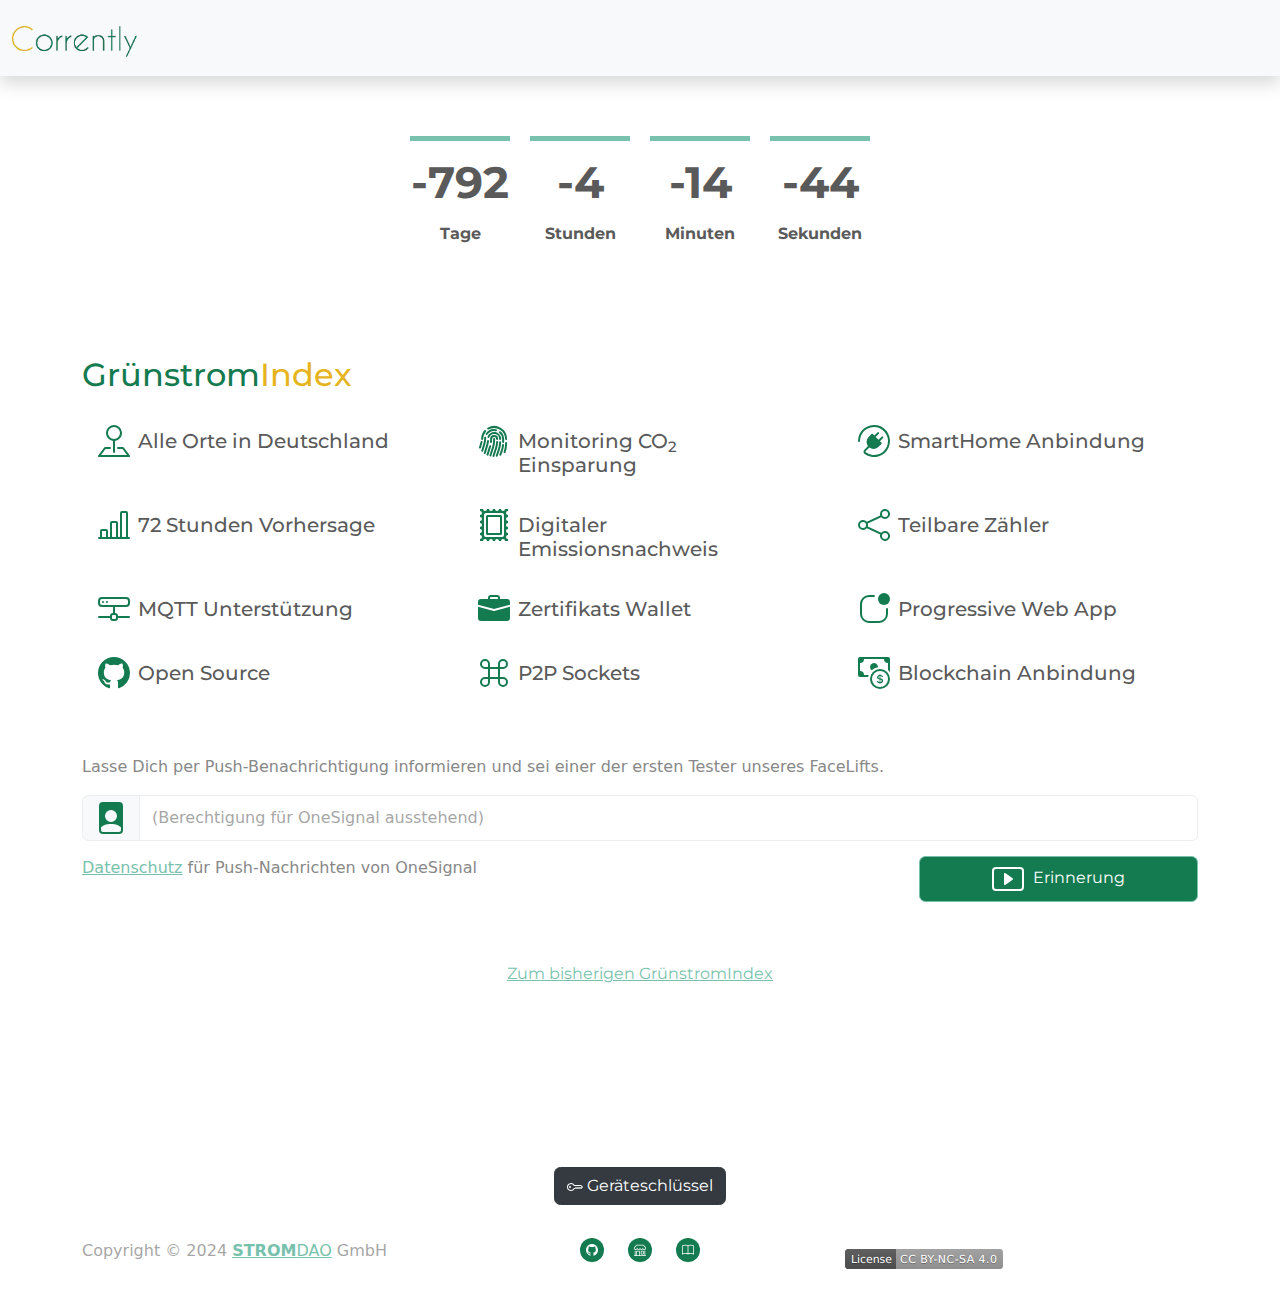
<file: old_idx.html>
<!DOCTYPE html><html data-bs-theme="light" lang="de"><head><meta charset="utf-8"><meta name="viewport" content="width=device-width, initial-scale=1.0, shrink-to-fit=no"><title>GrünstromIndex für Deutschland</title><meta name="theme-color" content="#4d9604"><meta name="twitter:description" content="Durch die Nutzung des GrünstromIndex können Sie Ihren Stromverbrauch gezielt auf Zeiten mit hohem Ökostromanteil legen. So tragen Sie aktiv zur Reduzierung von CO2-Emissionen bei und unterstützen den Ausbau der erneuerbaren Energien."><meta name="twitter:card" content="summary"><meta property="og:type" content="website"><meta name="twitter:image" content="https://gruenstromindex.de/assets/img/corrently_transparent.png"><meta name="twitter:title" content="Corrently GrünstromIndex für Deutschland"><meta name="description" content="Der GrünstromIndex ist ein innovatives Tool, mit dem Sie sehen können, wann in Ihrer Region besonders viel Strom aus erneuerbaren Energiequellen erzeugt wird. So können Sie Ihren Stromverbrauch ganz einfach auf diese Zeiten verlegen und damit aktiv zur Energiewende beitragen."><meta property="og:image" content="https://gruenstromindex.de/assets/img/corrently_transparent.png"><link rel="icon" type="image/png" sizes="16x16" href="/assets/img/favicon-16x16.png"><link rel="icon" type="image/png" sizes="16x16" href="/assets/img/favicon-16x16.png" media="(prefers-color-scheme: dark)"><link rel="icon" type="image/png" sizes="32x32" href="/assets/img/favicon-32x32.png"><link rel="icon" type="image/png" sizes="32x32" href="/assets/img/favicon-32x32.png" media="(prefers-color-scheme: dark)"><link rel="icon" type="image/png" sizes="196x196" href="/assets/img/favicon-196x196.png"><link rel="icon" type="image/png" sizes="512x512" href="/assets/img/corrently_transparent-1.png"><link rel="stylesheet" href="/assets/bootstrap/css/bootstrap.min.css"><link rel="manifest" href="/manifest.json" crossorigin="use-credentials"><link rel="stylesheet" href="/assets/css/Montserrat.css"><link rel="stylesheet" href="/assets/css/leaflet.css"><link rel="stylesheet" href="/assets/css/Countdown.css"><link rel="stylesheet" href="/assets/css/Footer-Clean-icons.css"><link rel="stylesheet" href="/assets/css/styles.css"><script src="https://cdn.onesignal.com/sdks/web/v16/OneSignalSDK.page.js" defer></script>
<script>
  window.OneSignalDeferred = window.OneSignalDeferred || [];
  OneSignalDeferred.push(function(OneSignal) {
    OneSignal.init({
      appId: "f5a9d587-85c9-491e-96ea-c21a4e3985e7",
      safari_web_id: "web.onesignal.auto.0353ec9c-a08c-4477-8a0d-c11d5b7e8e59",
      notifyButton: {
        enable: true,
      },
    });
  });
</script>
</head><body><nav class="navbar navbar-expand-md sticky-top bg-body-tertiary shadow"><div class="container-fluid"><a class="navbar-brand" data-bs-toggle="tooltip" data-bss-tooltip="" data-bs-placement="bottom" href="https://gruenstromindex.de/" target="_blank" rel="author" title="Corrently GrünstromIndex"><img class="float-start" src="/assets/img/CorrentlyGruenstromIndex.webp"></a><button class="navbar-toggler" data-bs-toggle="collapse"></button></div></nav><div class="d-flex justify-content-center countdown" data-count="2022/12/31" style="margin-top:50px;"><div><h3>%d</h3><h4>Tage</h4></div><div><h3>%h</h3><h4>Stunden</h4></div><div><h3>%m</h3><h4>Minuten</h4></div><div><h3>%s</h3><h4>Sekunden</h4></div></div><div class="container" style="margin-top: 80px;"><form id="pushScheduler"><h2><span style="color: #147a50;">Grünstrom</span><span style="color: #e6b41e;">Index</span></h2><div class="row row-cols-1 row-cols-md-2 row-cols-xl-3" style="margin-top: 15px;margin-bottom: 50px;"><div class="col"><div class="d-flex p-3"><div class="bs-icon-sm bs-icon-rounded d-flex flex-shrink-0 justify-content-center align-items-center d-inline-block bs-icon sm"><svg xmlns="http://www.w3.org/2000/svg" width="1em" height="1em" fill="currentColor" viewBox="0 0 16 16" class="bi bi-pin-map fs-2" style="color: #147a50;">
  <path fill-rule="evenodd" d="M3.1 11.2a.5.5 0 0 1 .4-.2H6a.5.5 0 0 1 0 1H3.75L1.5 15h13l-2.25-3H10a.5.5 0 0 1 0-1h2.5a.5.5 0 0 1 .4.2l3 4a.5.5 0 0 1-.4.8H.5a.5.5 0 0 1-.4-.8z"></path>
  <path fill-rule="evenodd" d="M8 1a3 3 0 1 0 0 6 3 3 0 0 0 0-6M4 4a4 4 0 1 1 4.5 3.969V13.5a.5.5 0 0 1-1 0V7.97A4 4 0 0 1 4 3.999z"></path>
</svg></div><div class="px-2"><h5 class="mb-0 mt-1">Alle Orte in Deutschland</h5></div></div></div><div class="col"><div class="d-flex p-3"><div class="bs-icon-sm bs-icon-rounded d-flex flex-shrink-0 justify-content-center align-items-center d-inline-block bs-icon sm"><svg xmlns="http://www.w3.org/2000/svg" width="1em" height="1em" fill="currentColor" viewBox="0 0 16 16" class="bi bi-fingerprint fs-2" style="color: #147a50;">
  <path d="M8.06 6.5a.5.5 0 0 1 .5.5v.776a11.5 11.5 0 0 1-.552 3.519l-1.331 4.14a.5.5 0 0 1-.952-.305l1.33-4.141a10.5 10.5 0 0 0 .504-3.213V7a.5.5 0 0 1 .5-.5Z"></path>
  <path d="M6.06 7a2 2 0 1 1 4 0 .5.5 0 1 1-1 0 1 1 0 1 0-2 0v.332c0 .409-.022.816-.066 1.221A.5.5 0 0 1 6 8.447c.04-.37.06-.742.06-1.115zm3.509 1a.5.5 0 0 1 .487.513 11.5 11.5 0 0 1-.587 3.339l-1.266 3.8a.5.5 0 0 1-.949-.317l1.267-3.8a10.5 10.5 0 0 0 .535-3.048A.5.5 0 0 1 9.569 8Zm-3.356 2.115a.5.5 0 0 1 .33.626L5.24 14.939a.5.5 0 1 1-.955-.296l1.303-4.199a.5.5 0 0 1 .625-.329Z"></path>
  <path d="M4.759 5.833A3.501 3.501 0 0 1 11.559 7a.5.5 0 0 1-1 0 2.5 2.5 0 0 0-4.857-.833.5.5 0 1 1-.943-.334Zm.3 1.67a.5.5 0 0 1 .449.546 10.72 10.72 0 0 1-.4 2.031l-1.222 4.072a.5.5 0 1 1-.958-.287L4.15 9.793a9.72 9.72 0 0 0 .363-1.842.5.5 0 0 1 .546-.449Zm6 .647a.5.5 0 0 1 .5.5c0 1.28-.213 2.552-.632 3.762l-1.09 3.145a.5.5 0 0 1-.944-.327l1.089-3.145c.382-1.105.578-2.266.578-3.435a.5.5 0 0 1 .5-.5Z"></path>
  <path d="M3.902 4.222a4.996 4.996 0 0 1 5.202-2.113.5.5 0 0 1-.208.979 3.996 3.996 0 0 0-4.163 1.69.5.5 0 0 1-.831-.556Zm6.72-.955a.5.5 0 0 1 .705-.052A4.99 4.99 0 0 1 13.059 7v1.5a.5.5 0 1 1-1 0V7a3.99 3.99 0 0 0-1.386-3.028.5.5 0 0 1-.051-.705ZM3.68 5.842a.5.5 0 0 1 .422.568c-.029.192-.044.39-.044.59 0 .71-.1 1.417-.298 2.1l-1.14 3.923a.5.5 0 1 1-.96-.279L2.8 8.821A6.531 6.531 0 0 0 3.058 7c0-.25.019-.496.054-.736a.5.5 0 0 1 .568-.422Zm8.882 3.66a.5.5 0 0 1 .456.54c-.084 1-.298 1.986-.64 2.934l-.744 2.068a.5.5 0 0 1-.941-.338l.745-2.07a10.51 10.51 0 0 0 .584-2.678.5.5 0 0 1 .54-.456Z"></path>
  <path d="M4.81 1.37A6.5 6.5 0 0 1 14.56 7a.5.5 0 1 1-1 0 5.5 5.5 0 0 0-8.25-4.765.5.5 0 0 1-.5-.865Zm-.89 1.257a.5.5 0 0 1 .04.706A5.478 5.478 0 0 0 2.56 7a.5.5 0 0 1-1 0c0-1.664.626-3.184 1.655-4.333a.5.5 0 0 1 .706-.04ZM1.915 8.02a.5.5 0 0 1 .346.616l-.779 2.767a.5.5 0 1 1-.962-.27l.778-2.767a.5.5 0 0 1 .617-.346Zm12.15.481a.5.5 0 0 1 .49.51c-.03 1.499-.161 3.025-.727 4.533l-.07.187a.5.5 0 0 1-.936-.351l.07-.187c.506-1.35.634-2.74.663-4.202a.5.5 0 0 1 .51-.49"></path>
</svg></div><div class="px-2"><h5 class="mb-0 mt-1">Monitoring CO<sub>2</sub> Einsparung</h5></div></div></div><div class="col"><div class="d-flex p-3"><div class="bs-icon-sm bs-icon-rounded d-flex flex-shrink-0 justify-content-center align-items-center d-inline-block bs-icon sm"><svg xmlns="http://www.w3.org/2000/svg" width="1em" height="1em" fill="currentColor" viewBox="0 0 16 16" class="bi bi-plugin fs-2" style="color: #147a50;">
  <path fill-rule="evenodd" d="M1 8a7 7 0 1 1 2.898 5.673c-.167-.121-.216-.406-.002-.62l1.8-1.8a3.5 3.5 0 0 0 4.572-.328l1.414-1.415a.5.5 0 0 0 0-.707l-.707-.707 1.559-1.563a.5.5 0 1 0-.708-.706l-1.559 1.562-1.414-1.414 1.56-1.562a.5.5 0 1 0-.707-.706l-1.56 1.56-.707-.706a.5.5 0 0 0-.707 0L5.318 5.975a3.5 3.5 0 0 0-.328 4.571l-1.8 1.8c-.58.58-.62 1.6.121 2.137A8 8 0 1 0 0 8a.5.5 0 0 0 1 0"></path>
</svg></div><div class="px-2"><h5 class="mb-0 mt-1">SmartHome Anbindung</h5></div></div></div><div class="col"><div class="d-flex p-3"><div class="bs-icon-sm bs-icon-rounded d-flex flex-shrink-0 justify-content-center align-items-center d-inline-block bs-icon sm"><svg xmlns="http://www.w3.org/2000/svg" width="1em" height="1em" fill="currentColor" viewBox="0 0 16 16" class="bi bi-bar-chart-line fs-2" style="color: #147a50;">
  <path d="M11 2a1 1 0 0 1 1-1h2a1 1 0 0 1 1 1v12h.5a.5.5 0 0 1 0 1H.5a.5.5 0 0 1 0-1H1v-3a1 1 0 0 1 1-1h2a1 1 0 0 1 1 1v3h1V7a1 1 0 0 1 1-1h2a1 1 0 0 1 1 1v7h1zm1 12h2V2h-2zm-3 0V7H7v7zm-5 0v-3H2v3z"></path>
</svg></div><div class="px-2"><h5 class="mb-0 mt-1">72 Stunden Vorhersage</h5></div></div></div><div class="col"><div class="d-flex p-3"><div class="bs-icon-sm bs-icon-rounded d-flex flex-shrink-0 justify-content-center align-items-center d-inline-block bs-icon sm"><svg xmlns="http://www.w3.org/2000/svg" width="1em" height="1em" fill="currentColor" viewBox="0 0 16 16" class="bi bi-postage fs-2" style="color: #147a50;">
  <path d="M4.75 3a.75.75 0 0 0-.75.75v8.5c0 .414.336.75.75.75h6.5a.75.75 0 0 0 .75-.75v-8.5a.75.75 0 0 0-.75-.75zM11 12H5V4h6z"></path>
  <path d="M3.5 1a1 1 0 0 0 1-1h1a1 1 0 0 0 2 0h1a1 1 0 0 0 2 0h1a1 1 0 1 0 2 0H15v1a1 1 0 1 0 0 2v1a1 1 0 1 0 0 2v1a1 1 0 1 0 0 2v1a1 1 0 1 0 0 2v1a1 1 0 1 0 0 2v1h-1.5a1 1 0 1 0-2 0h-1a1 1 0 1 0-2 0h-1a1 1 0 1 0-2 0h-1a1 1 0 1 0-2 0H1v-1a1 1 0 1 0 0-2v-1a1 1 0 1 0 0-2V9a1 1 0 1 0 0-2V6a1 1 0 0 0 0-2V3a1 1 0 0 0 0-2V0h1.5a1 1 0 0 0 1 1M3 3v10a1 1 0 0 0 1 1h8a1 1 0 0 0 1-1V3a1 1 0 0 0-1-1H4a1 1 0 0 0-1 1"></path>
</svg></div><div class="px-2"><h5 class="mb-0 mt-1">Digitaler Emissionsnachweis</h5></div></div></div><div class="col"><div class="d-flex p-3"><div class="bs-icon-sm bs-icon-rounded d-flex flex-shrink-0 justify-content-center align-items-center d-inline-block bs-icon sm"><svg xmlns="http://www.w3.org/2000/svg" width="1em" height="1em" fill="currentColor" viewBox="0 0 16 16" class="bi bi-share fs-2" style="color: #147a50;">
  <path d="M13.5 1a1.5 1.5 0 1 0 0 3 1.5 1.5 0 0 0 0-3M11 2.5a2.5 2.5 0 1 1 .603 1.628l-6.718 3.12a2.499 2.499 0 0 1 0 1.504l6.718 3.12a2.5 2.5 0 1 1-.488.876l-6.718-3.12a2.5 2.5 0 1 1 0-3.256l6.718-3.12A2.5 2.5 0 0 1 11 2.5m-8.5 4a1.5 1.5 0 1 0 0 3 1.5 1.5 0 0 0 0-3m11 5.5a1.5 1.5 0 1 0 0 3 1.5 1.5 0 0 0 0-3"></path>
</svg></div><div class="px-2"><h5 class="mb-0 mt-1">Teilbare Zähler&nbsp;</h5></div></div></div><div class="col"><div class="d-flex p-3"><div class="bs-icon-sm bs-icon-rounded d-flex flex-shrink-0 justify-content-center align-items-center d-inline-block bs-icon sm"><svg xmlns="http://www.w3.org/2000/svg" width="1em" height="1em" fill="currentColor" viewBox="0 0 16 16" class="bi bi-hdd-network fs-2" style="color: #147a50;">
  <path d="M4.5 5a.5.5 0 1 0 0-1 .5.5 0 0 0 0 1M3 4.5a.5.5 0 1 1-1 0 .5.5 0 0 1 1 0"></path>
  <path d="M0 4a2 2 0 0 1 2-2h12a2 2 0 0 1 2 2v1a2 2 0 0 1-2 2H8.5v3a1.5 1.5 0 0 1 1.5 1.5h5.5a.5.5 0 0 1 0 1H10A1.5 1.5 0 0 1 8.5 14h-1A1.5 1.5 0 0 1 6 12.5H.5a.5.5 0 0 1 0-1H6A1.5 1.5 0 0 1 7.5 10V7H2a2 2 0 0 1-2-2zm1 0v1a1 1 0 0 0 1 1h12a1 1 0 0 0 1-1V4a1 1 0 0 0-1-1H2a1 1 0 0 0-1 1m6 7.5v1a.5.5 0 0 0 .5.5h1a.5.5 0 0 0 .5-.5v-1a.5.5 0 0 0-.5-.5h-1a.5.5 0 0 0-.5.5"></path>
</svg></div><div class="px-2"><h5 class="mb-0 mt-1">MQTT Unterstützung</h5></div></div></div><div class="col"><div class="d-flex p-3"><div class="bs-icon-sm bs-icon-rounded d-flex flex-shrink-0 justify-content-center align-items-center d-inline-block bs-icon sm"><svg xmlns="http://www.w3.org/2000/svg" width="1em" height="1em" fill="currentColor" viewBox="0 0 16 16" class="bi bi-briefcase-fill fs-2" style="color: #147a50;">
  <path d="M6.5 1A1.5 1.5 0 0 0 5 2.5V3H1.5A1.5 1.5 0 0 0 0 4.5v1.384l7.614 2.03a1.5 1.5 0 0 0 .772 0L16 5.884V4.5A1.5 1.5 0 0 0 14.5 3H11v-.5A1.5 1.5 0 0 0 9.5 1zm0 1h3a.5.5 0 0 1 .5.5V3H6v-.5a.5.5 0 0 1 .5-.5"></path>
  <path d="M0 12.5A1.5 1.5 0 0 0 1.5 14h13a1.5 1.5 0 0 0 1.5-1.5V6.85L8.129 8.947a.5.5 0 0 1-.258 0L0 6.85z"></path>
</svg></div><div class="px-2"><h5 class="mb-0 mt-1">Zertifikats Wallet</h5></div></div></div><div class="col"><div class="d-flex p-3"><div class="bs-icon-sm bs-icon-rounded d-flex flex-shrink-0 justify-content-center align-items-center d-inline-block bs-icon sm"><svg xmlns="http://www.w3.org/2000/svg" width="1em" height="1em" fill="currentColor" viewBox="0 0 16 16" class="bi bi-app-indicator fs-2" style="color: #147a50;">
  <path d="M5.5 2A3.5 3.5 0 0 0 2 5.5v5A3.5 3.5 0 0 0 5.5 14h5a3.5 3.5 0 0 0 3.5-3.5V8a.5.5 0 0 1 1 0v2.5a4.5 4.5 0 0 1-4.5 4.5h-5A4.5 4.5 0 0 1 1 10.5v-5A4.5 4.5 0 0 1 5.5 1H8a.5.5 0 0 1 0 1z"></path>
  <path d="M16 3a3 3 0 1 1-6 0 3 3 0 0 1 6 0"></path>
</svg></div><div class="px-2"><h5 class="mb-0 mt-1">Progressive Web App</h5></div></div></div><div class="col"><div class="d-flex p-3"><div class="bs-icon-sm bs-icon-rounded d-flex flex-shrink-0 justify-content-center align-items-center d-inline-block bs-icon sm"><svg xmlns="http://www.w3.org/2000/svg" width="1em" height="1em" fill="currentColor" viewBox="0 0 16 16" class="bi bi-github fs-2" style="color: #147a50;">
  <path d="M8 0C3.58 0 0 3.58 0 8c0 3.54 2.29 6.53 5.47 7.59.4.07.55-.17.55-.38 0-.19-.01-.82-.01-1.49-2.01.37-2.53-.49-2.69-.94-.09-.23-.48-.94-.82-1.13-.28-.15-.68-.52-.01-.53.63-.01 1.08.58 1.23.82.72 1.21 1.87.87 2.33.66.07-.52.28-.87.51-1.07-1.78-.2-3.64-.89-3.64-3.95 0-.87.31-1.59.82-2.15-.08-.2-.36-1.02.08-2.12 0 0 .67-.21 2.2.82.64-.18 1.32-.27 2-.27.68 0 1.36.09 2 .27 1.53-1.04 2.2-.82 2.2-.82.44 1.1.16 1.92.08 2.12.51.56.82 1.27.82 2.15 0 3.07-1.87 3.75-3.65 3.95.29.25.54.73.54 1.48 0 1.07-.01 1.93-.01 2.2 0 .21.15.46.55.38A8.012 8.012 0 0 0 16 8c0-4.42-3.58-8-8-8"></path>
</svg></div><div class="px-2"><h5 class="mb-0 mt-1">Open Source</h5></div></div></div><div class="col"><div class="d-flex p-3"><div class="bs-icon-sm bs-icon-rounded d-flex flex-shrink-0 justify-content-center align-items-center d-inline-block bs-icon sm"><svg xmlns="http://www.w3.org/2000/svg" width="1em" height="1em" fill="currentColor" viewBox="0 0 16 16" class="bi bi-command fs-2" style="color: #147a50;">
  <path d="M3.5 2A1.5 1.5 0 0 1 5 3.5V5H3.5a1.5 1.5 0 1 1 0-3M6 5V3.5A2.5 2.5 0 1 0 3.5 6H5v4H3.5A2.5 2.5 0 1 0 6 12.5V11h4v1.5a2.5 2.5 0 1 0 2.5-2.5H11V6h1.5A2.5 2.5 0 1 0 10 3.5V5zm4 1v4H6V6zm1-1V3.5A1.5 1.5 0 1 1 12.5 5zm0 6h1.5a1.5 1.5 0 1 1-1.5 1.5zm-6 0v1.5A1.5 1.5 0 1 1 3.5 11z"></path>
</svg></div><div class="px-2"><h5 class="mb-0 mt-1">P2P Sockets</h5></div></div></div><div class="col"><div class="d-flex p-3"><div class="bs-icon-sm bs-icon-rounded d-flex flex-shrink-0 justify-content-center align-items-center d-inline-block bs-icon sm"><svg xmlns="http://www.w3.org/2000/svg" width="1em" height="1em" fill="currentColor" viewBox="0 0 16 16" class="bi bi-cash-coin fs-2" style="color: #147a50;">
  <path fill-rule="evenodd" d="M11 15a4 4 0 1 0 0-8 4 4 0 0 0 0 8m5-4a5 5 0 1 1-10 0 5 5 0 0 1 10 0"></path>
  <path d="M9.438 11.944c.047.596.518 1.06 1.363 1.116v.44h.375v-.443c.875-.061 1.386-.529 1.386-1.207 0-.618-.39-.936-1.09-1.1l-.296-.07v-1.2c.376.043.614.248.671.532h.658c-.047-.575-.54-1.024-1.329-1.073V8.5h-.375v.45c-.747.073-1.255.522-1.255 1.158 0 .562.378.92 1.007 1.066l.248.061v1.272c-.384-.058-.639-.27-.696-.563h-.668zm1.36-1.354c-.369-.085-.569-.26-.569-.522 0-.294.216-.514.572-.578v1.1h-.003zm.432.746c.449.104.655.272.655.569 0 .339-.257.571-.709.614v-1.195l.054.012z"></path>
  <path d="M1 0a1 1 0 0 0-1 1v8a1 1 0 0 0 1 1h4.083c.058-.344.145-.678.258-1H3a2 2 0 0 0-2-2V3a2 2 0 0 0 2-2h10a2 2 0 0 0 2 2v3.528c.38.34.717.728 1 1.154V1a1 1 0 0 0-1-1z"></path>
  <path d="M9.998 5.083 10 5a2 2 0 1 0-3.132 1.65 5.982 5.982 0 0 1 3.13-1.567z"></path>
</svg></div><div class="px-2"><h5 class="mb-0 mt-1">Blockchain Anbindung</h5></div></div></div></div><p>Lasse Dich per Push-Benachrichtigung informieren und sei einer der ersten Tester unseres FaceLifts.&nbsp;</p><div class="input-group" data-bs-toggle="tooltip" data-bss-tooltip="" title="OneSignal Kennung"><span class="input-group-text"><svg xmlns="http://www.w3.org/2000/svg" width="1em" height="1em" fill="currentColor" viewBox="0 0 16 16" class="bi bi-file-person-fill fs-2" style="color: #147a50;">
  <path d="M12 0H4a2 2 0 0 0-2 2v12a2 2 0 0 0 2 2h8a2 2 0 0 0 2-2V2a2 2 0 0 0-2-2m-1 7a3 3 0 1 1-6 0 3 3 0 0 1 6 0m-3 4c2.623 0 4.146.826 5 1.755V14a1 1 0 0 1-1 1H4a1 1 0 0 1-1-1v-1.245C3.854 11.825 5.377 11 8 11"></path>
</svg></span><input class="form-control" type="text" id="oneSignalId" readonly="" placeholder="(Berechtigung für OneSignal ausstehend)" required="" minlength="10"></div><div style="margin-top: 15px;"><button class="btn btn-primary float-end col-3" id="showErinnerung" type="submit" style="background: #147a50;"><svg xmlns="http://www.w3.org/2000/svg" width="1em" height="1em" fill="currentColor" viewBox="0 0 16 16" class="bi bi-play-btn fs-2" style="margin-right: 5px;">
  <path d="M6.79 5.093A.5.5 0 0 0 6 5.5v5a.5.5 0 0 0 .79.407l3.5-2.5a.5.5 0 0 0 0-.814l-3.5-2.5z"></path>
  <path d="M0 4a2 2 0 0 1 2-2h12a2 2 0 0 1 2 2v8a2 2 0 0 1-2 2H2a2 2 0 0 1-2-2zm15 0a1 1 0 0 0-1-1H2a1 1 0 0 0-1 1v8a1 1 0 0 0 1 1h12a1 1 0 0 0 1-1z"></path>
</svg>&nbsp;Erinnerung</button></div></form><p><a href="https://onesignal.com/privacy_policy" target="_blank">Datenschutz</a>&nbsp;für Push-Nachrichten von OneSignal</p></div><div class="text-center" style="margin-top: 75px;"><a class="btn btn-link" role="button" href="/index_org.html">Zum bisherigen GrünstromIndex</a></div><footer class="text-center py-4" style="margin-top: 150px;"><div class="container"><div class="row row-cols-1 row-cols-lg-3"><div class="col d-lg-flex align-items-lg-end"><p class="text-muted my-2" data-bs-toggle="tooltip" data-bss-tooltip="" data-bs-placement="bottom" title="Digital Infrastructure for Tomorrow">Copyright&nbsp;© 2024 <a href="https://stromdao.de/" target="_blank"><strong>STROM</strong></a><a href="https://stromdao.de/" target="_blank">DAO</a> GmbH</p></div><div class="col"><button class="btn btn-dark" id="showKey" type="button" style="margin-bottom: 25px;display:none"><svg xmlns="http://www.w3.org/2000/svg" width="1em" height="1em" fill="currentColor" viewBox="0 0 16 16" class="bi bi-key">
  <path d="M0 8a4 4 0 0 1 7.465-2H14a.5.5 0 0 1 .354.146l1.5 1.5a.5.5 0 0 1 0 .708l-1.5 1.5a.5.5 0 0 1-.708 0L13 9.207l-.646.647a.5.5 0 0 1-.708 0L11 9.207l-.646.647a.5.5 0 0 1-.708 0L9 9.207l-.646.647A.5.5 0 0 1 8 10h-.535A4 4 0 0 1 0 8m4-3a3 3 0 1 0 2.712 4.285A.5.5 0 0 1 7.163 9h.63l.853-.854a.5.5 0 0 1 .708 0l.646.647.646-.647a.5.5 0 0 1 .708 0l.646.647.646-.647a.5.5 0 0 1 .708 0l.646.647.793-.793-1-1h-6.63a.5.5 0 0 1-.451-.285A3 3 0 0 0 4 5"></path>
  <path d="M4 8a1 1 0 1 1-2 0 1 1 0 0 1 2 0"></path>
</svg>&nbsp;Geräteschlüssel</button><ul class="list-inline my-2"><li class="list-inline-item me-4"><a data-bs-toggle="tooltip" data-bss-tooltip="" data-bs-placement="bottom" href="https://github.com/energychain/" title="Corrently Open Source"><div class="bs-icon-circle bs-icon-primary bs-icon" style="background: #147a50;"><svg xmlns="http://www.w3.org/2000/svg" width="1em" height="1em" fill="currentColor" viewBox="0 0 16 16" class="bi bi-github">
  <path d="M8 0C3.58 0 0 3.58 0 8c0 3.54 2.29 6.53 5.47 7.59.4.07.55-.17.55-.38 0-.19-.01-.82-.01-1.49-2.01.37-2.53-.49-2.69-.94-.09-.23-.48-.94-.82-1.13-.28-.15-.68-.52-.01-.53.63-.01 1.08.58 1.23.82.72 1.21 1.87.87 2.33.66.07-.52.28-.87.51-1.07-1.78-.2-3.64-.89-3.64-3.95 0-.87.31-1.59.82-2.15-.08-.2-.36-1.02.08-2.12 0 0 .67-.21 2.2.82.64-.18 1.32-.27 2-.27.68 0 1.36.09 2 .27 1.53-1.04 2.2-.82 2.2-.82.44 1.1.16 1.92.08 2.12.51.56.82 1.27.82 2.15 0 3.07-1.87 3.75-3.65 3.95.29.25.54.73.54 1.48 0 1.07-.01 1.93-.01 2.2 0 .21.15.46.55.38A8.012 8.012 0 0 0 16 8c0-4.42-3.58-8-8-8"></path>
</svg></div></a></li><li class="list-inline-item me-4"><a data-bs-toggle="tooltip" data-bss-tooltip="" data-bs-placement="bottom" href="https://corrently.energy/" target="_blank" title="Corrently - Photovoltaik Shop"><div class="bs-icon-circle bs-icon-primary bs-icon" style="background: #147a50;"><svg xmlns="http://www.w3.org/2000/svg" width="1em" height="1em" fill="currentColor" viewBox="0 0 16 16" class="bi bi-shop">
  <path d="M2.97 1.35A1 1 0 0 1 3.73 1h8.54a1 1 0 0 1 .76.35l2.609 3.044A1.5 1.5 0 0 1 16 5.37v.255a2.375 2.375 0 0 1-4.25 1.458A2.371 2.371 0 0 1 9.875 8 2.37 2.37 0 0 1 8 7.083 2.37 2.37 0 0 1 6.125 8a2.37 2.37 0 0 1-1.875-.917A2.375 2.375 0 0 1 0 5.625V5.37a1.5 1.5 0 0 1 .361-.976l2.61-3.045zm1.78 4.275a1.375 1.375 0 0 0 2.75 0 .5.5 0 0 1 1 0 1.375 1.375 0 0 0 2.75 0 .5.5 0 0 1 1 0 1.375 1.375 0 1 0 2.75 0V5.37a.5.5 0 0 0-.12-.325L12.27 2H3.73L1.12 5.045A.5.5 0 0 0 1 5.37v.255a1.375 1.375 0 0 0 2.75 0 .5.5 0 0 1 1 0M1.5 8.5A.5.5 0 0 1 2 9v6h1v-5a1 1 0 0 1 1-1h3a1 1 0 0 1 1 1v5h6V9a.5.5 0 0 1 1 0v6h.5a.5.5 0 0 1 0 1H.5a.5.5 0 0 1 0-1H1V9a.5.5 0 0 1 .5-.5M4 15h3v-5H4zm5-5a1 1 0 0 1 1-1h2a1 1 0 0 1 1 1v3a1 1 0 0 1-1 1h-2a1 1 0 0 1-1-1zm3 0h-2v3h2z"></path>
</svg></div></a></li><li class="list-inline-item"><a data-bs-toggle="tooltip" data-bss-tooltip="" data-bs-placement="bottom" href="https://corrently.io/books/grunstromindex" target="_blank" title="Online Dokumentation - GrünstromIndex"><div class="bs-icon-circle bs-icon-primary bs-icon" style="background: #147a50;"><svg xmlns="http://www.w3.org/2000/svg" width="1em" height="1em" fill="currentColor" viewBox="0 0 16 16" class="bi bi-book">
  <path d="M1 2.828c.885-.37 2.154-.769 3.388-.893 1.33-.134 2.458.063 3.112.752v9.746c-.935-.53-2.12-.603-3.213-.493-1.18.12-2.37.461-3.287.811V2.828zm7.5-.141c.654-.689 1.782-.886 3.112-.752 1.234.124 2.503.523 3.388.893v9.923c-.918-.35-2.107-.692-3.287-.81-1.094-.111-2.278-.039-3.213.492V2.687zM8 1.783C7.015.936 5.587.81 4.287.94c-1.514.153-3.042.672-3.994 1.105A.5.5 0 0 0 0 2.5v11a.5.5 0 0 0 .707.455c.882-.4 2.303-.881 3.68-1.02 1.409-.142 2.59.087 3.223.877a.5.5 0 0 0 .78 0c.633-.79 1.814-1.019 3.222-.877 1.378.139 2.8.62 3.681 1.02A.5.5 0 0 0 16 13.5v-11a.5.5 0 0 0-.293-.455c-.952-.433-2.48-.952-3.994-1.105C10.413.809 8.985.936 8 1.783"></path>
</svg></div></a></li></ul></div><div class="col d-lg-flex align-items-lg-end" style="padding-top: 5px;"><a href="https://creativecommons.org/licenses/by-nc-sa/4.0/" target="_blank"><img src="/assets/img/cc-by-nc-sa.png"></a></div></div></div></footer><script src="/assets/js/jquery.min.js"></script><script src="/assets/bootstrap/js/bootstrap.min.js"></script><script src="/assets/js/bs-init.js"></script><script src="/assets/js/relaunchpush.js"></script><script src="/assets/js/Countdown.js"></script><script src="/assets/js/deviceKey.js"></script></body></html>
</file>
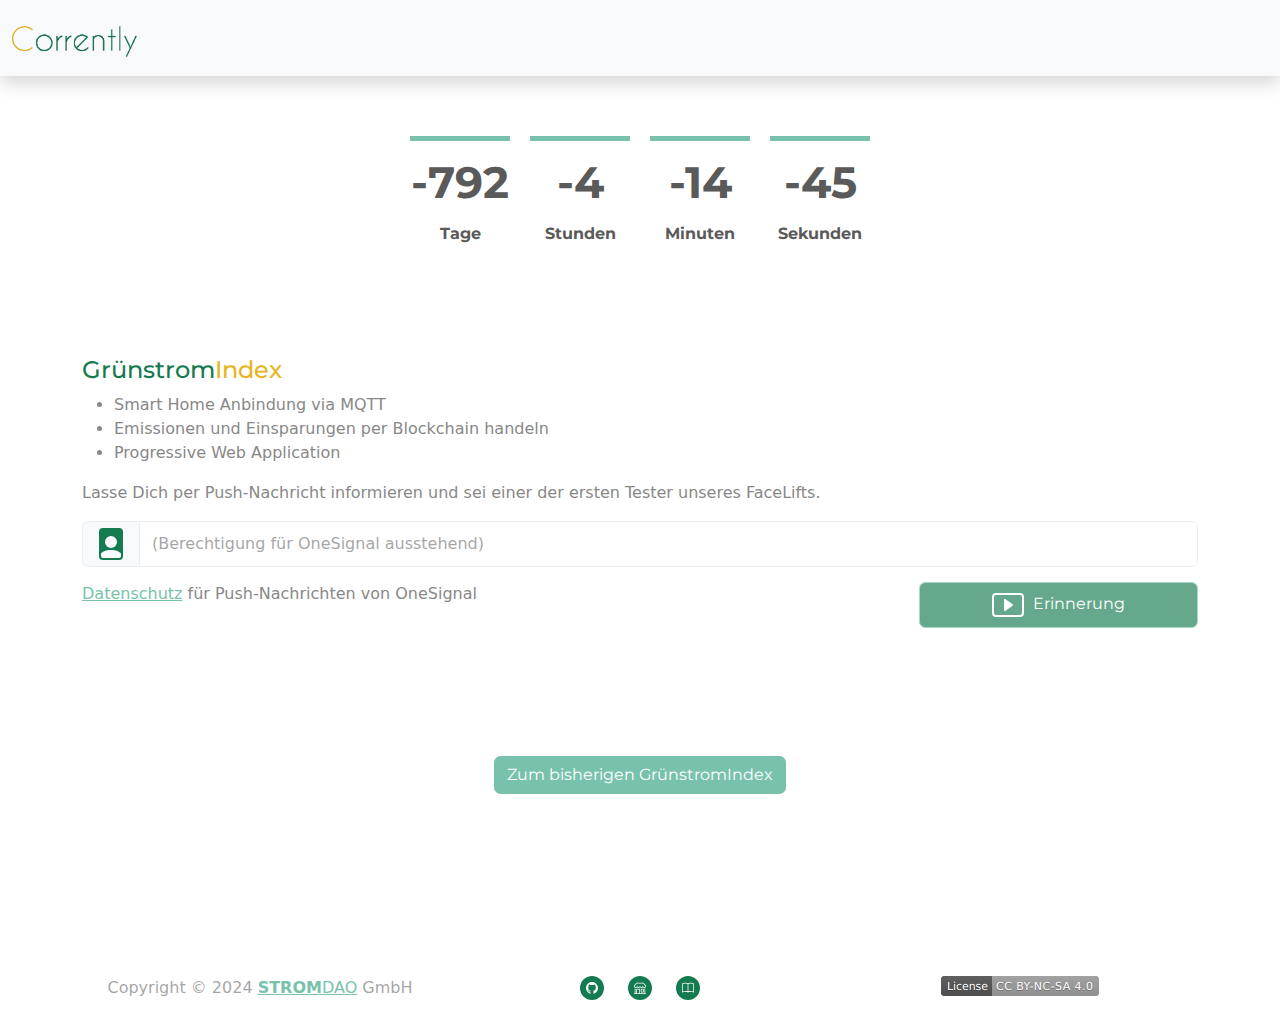
<file: relaunch.html>
<!DOCTYPE html><html data-bs-theme="light" lang="de"><head><meta charset="utf-8"><meta name="viewport" content="width=device-width, initial-scale=1.0, shrink-to-fit=no"><title>GrünstromIndex für Deutschland</title><meta name="theme-color" content="#4d9604"><meta name="twitter:description" content="Durch die Nutzung des GrünstromIndex können Sie Ihren Stromverbrauch gezielt auf Zeiten mit hohem Ökostromanteil legen. So tragen Sie aktiv zur Reduzierung von CO2-Emissionen bei und unterstützen den Ausbau der erneuerbaren Energien."><meta name="twitter:card" content="summary"><meta property="og:image" content="https://app.gruenstromindex.de/assets/img/corrently_transparent.png"><meta name="description" content="Der GrünstromIndex ist ein innovatives Tool, mit dem Sie sehen können, wann in Ihrer Region besonders viel Strom aus erneuerbaren Energiequellen erzeugt wird. So können Sie Ihren Stromverbrauch ganz einfach auf diese Zeiten verlegen und damit aktiv zur Energiewende beitragen."><meta property="og:type" content="website"><meta name="twitter:image" content="https://app.gruenstromindex.de/assets/img/corrently_transparent.png"><meta name="twitter:title" content="Corrently GrünstromIndex für Deutschland"><link rel="icon" type="image/png" sizes="16x16" href="/assets/img/favicon-16x16.png"><link rel="icon" type="image/png" sizes="16x16" href="/assets/img/favicon-16x16.png" media="(prefers-color-scheme: dark)"><link rel="icon" type="image/png" sizes="32x32" href="/assets/img/favicon-32x32.png"><link rel="icon" type="image/png" sizes="32x32" href="/assets/img/favicon-32x32.png" media="(prefers-color-scheme: dark)"><link rel="icon" type="image/png" sizes="196x196" href="/assets/img/favicon-196x196.png"><link rel="icon" type="image/png" sizes="512x512" href="/assets/img/corrently_transparent-1.png"><link rel="stylesheet" href="/assets/bootstrap/css/bootstrap.min.css"><link rel="manifest" href="/manifest.json" crossorigin="use-credentials"><link rel="stylesheet" href="/assets/css/Montserrat.css"><link rel="stylesheet" href="/assets/css/leaflet.css"><link rel="stylesheet" href="/assets/css/Countdown.css"><link rel="stylesheet" href="/assets/css/Footer-Clean-icons.css"><link rel="stylesheet" href="/assets/css/styles.css"><script src="https://cdn.onesignal.com/sdks/web/v16/OneSignalSDK.page.js" defer></script>
<script>
  window.OneSignalDeferred = window.OneSignalDeferred || [];
  OneSignalDeferred.push(function(OneSignal) {
    OneSignal.init({
      appId: "f5a9d587-85c9-491e-96ea-c21a4e3985e7",
      safari_web_id: "web.onesignal.auto.0353ec9c-a08c-4477-8a0d-c11d5b7e8e59",
      notifyButton: {
        enable: true,
      },
    });
  });
</script>
</head><body><nav class="navbar navbar-expand-md sticky-top bg-body-tertiary shadow"><div class="container-fluid"><a class="navbar-brand" data-bs-toggle="tooltip" data-bss-tooltip="" data-bs-placement="bottom" href="https://gruenstromindex.de/" target="_blank" rel="author" title="Corrently GrünstromIndex"><img class="float-start" src="/assets/img/CorrentlyGruenstromIndex.webp"></a><button class="navbar-toggler" data-bs-toggle="collapse"></button></div></nav><div class="d-flex justify-content-center countdown" data-count="2022/12/31" style="margin-top:50px;"><div><h3>%d</h3><h4>Tage</h4></div><div><h3>%h</h3><h4>Stunden</h4></div><div><h3>%m</h3><h4>Minuten</h4></div><div><h3>%s</h3><h4>Sekunden</h4></div></div><div class="container" style="margin-top: 80px;"><form id="pushScheduler"><h4><span style="color: #147a50;">Grünstrom</span><span style="color: #e6b41e;">Index</span></h4><ul><li>Smart Home Anbindung via MQTT</li><li>Emissionen und Einsparungen per Blockchain handeln</li><li>Progressive Web Application&nbsp;</li></ul><p>Lasse Dich per Push-Nachricht informieren und sei einer der ersten Tester unseres FaceLifts.&nbsp;</p><div class="input-group" data-bs-toggle="tooltip" data-bss-tooltip="" title="OneSignal Kennung"><span class="input-group-text"><svg xmlns="http://www.w3.org/2000/svg" width="1em" height="1em" fill="currentColor" viewBox="0 0 16 16" class="bi bi-file-person-fill fs-2" style="color: #147a50;">
  <path d="M12 0H4a2 2 0 0 0-2 2v12a2 2 0 0 0 2 2h8a2 2 0 0 0 2-2V2a2 2 0 0 0-2-2m-1 7a3 3 0 1 1-6 0 3 3 0 0 1 6 0m-3 4c2.623 0 4.146.826 5 1.755V14a1 1 0 0 1-1 1H4a1 1 0 0 1-1-1v-1.245C3.854 11.825 5.377 11 8 11"></path>
</svg></span><input class="form-control" type="text" id="oneSignalId" readonly="" placeholder="(Berechtigung für OneSignal ausstehend)" required="" minlength="10"></div><div style="margin-top: 15px;"><button class="btn btn-primary disabled float-end col-3" type="submit" style="background: #147a50;" disabled="disabled"><svg xmlns="http://www.w3.org/2000/svg" width="1em" height="1em" fill="currentColor" viewBox="0 0 16 16" class="bi bi-play-btn fs-2" style="margin-right: 5px;">
  <path d="M6.79 5.093A.5.5 0 0 0 6 5.5v5a.5.5 0 0 0 .79.407l3.5-2.5a.5.5 0 0 0 0-.814l-3.5-2.5z"></path>
  <path d="M0 4a2 2 0 0 1 2-2h12a2 2 0 0 1 2 2v8a2 2 0 0 1-2 2H2a2 2 0 0 1-2-2zm15 0a1 1 0 0 0-1-1H2a1 1 0 0 0-1 1v8a1 1 0 0 0 1 1h12a1 1 0 0 0 1-1z"></path>
</svg>&nbsp;Erinnerung</button></div></form><p><a href="https://onesignal.com/privacy_policy" target="_blank">Datenschutz</a>&nbsp;für Push-Nachrichten von OneSignal</p></div><div class="text-center" style="margin-top: 150px;"><a class="btn btn-primary" role="button" href="/index_org.html">Zum bisherigen GrünstromIndex</a></div><footer class="text-center py-4" style="margin-top: 150px;"><div class="container"><div class="row row-cols-1 row-cols-lg-3"><div class="col"><p class="text-muted my-2" data-bs-toggle="tooltip" data-bss-tooltip="" data-bs-placement="bottom" title="Digital Infrastructure for Tomorrow">Copyright&nbsp;© 2024 <a href="https://stromdao.de/" target="_blank"><strong>STROM</strong></a><a href="https://stromdao.de/" target="_blank">DAO</a> GmbH</p></div><div class="col"><ul class="list-inline my-2"><li class="list-inline-item me-4"><a data-bs-toggle="tooltip" data-bss-tooltip="" data-bs-placement="bottom" href="https://github.com/energychain/" title="Corrently Open Source"><div class="bs-icon-circle bs-icon-primary bs-icon" style="background: #147a50;"><svg xmlns="http://www.w3.org/2000/svg" width="1em" height="1em" fill="currentColor" viewBox="0 0 16 16" class="bi bi-github">
  <path d="M8 0C3.58 0 0 3.58 0 8c0 3.54 2.29 6.53 5.47 7.59.4.07.55-.17.55-.38 0-.19-.01-.82-.01-1.49-2.01.37-2.53-.49-2.69-.94-.09-.23-.48-.94-.82-1.13-.28-.15-.68-.52-.01-.53.63-.01 1.08.58 1.23.82.72 1.21 1.87.87 2.33.66.07-.52.28-.87.51-1.07-1.78-.2-3.64-.89-3.64-3.95 0-.87.31-1.59.82-2.15-.08-.2-.36-1.02.08-2.12 0 0 .67-.21 2.2.82.64-.18 1.32-.27 2-.27.68 0 1.36.09 2 .27 1.53-1.04 2.2-.82 2.2-.82.44 1.1.16 1.92.08 2.12.51.56.82 1.27.82 2.15 0 3.07-1.87 3.75-3.65 3.95.29.25.54.73.54 1.48 0 1.07-.01 1.93-.01 2.2 0 .21.15.46.55.38A8.012 8.012 0 0 0 16 8c0-4.42-3.58-8-8-8"></path>
</svg></div></a></li><li class="list-inline-item me-4"><a data-bs-toggle="tooltip" data-bss-tooltip="" data-bs-placement="bottom" href="https://corrently.energy/" target="_blank" title="Corrently - Photovoltaik Shop"><div class="bs-icon-circle bs-icon-primary bs-icon" style="background: #147a50;"><svg xmlns="http://www.w3.org/2000/svg" width="1em" height="1em" fill="currentColor" viewBox="0 0 16 16" class="bi bi-shop">
  <path d="M2.97 1.35A1 1 0 0 1 3.73 1h8.54a1 1 0 0 1 .76.35l2.609 3.044A1.5 1.5 0 0 1 16 5.37v.255a2.375 2.375 0 0 1-4.25 1.458A2.371 2.371 0 0 1 9.875 8 2.37 2.37 0 0 1 8 7.083 2.37 2.37 0 0 1 6.125 8a2.37 2.37 0 0 1-1.875-.917A2.375 2.375 0 0 1 0 5.625V5.37a1.5 1.5 0 0 1 .361-.976l2.61-3.045zm1.78 4.275a1.375 1.375 0 0 0 2.75 0 .5.5 0 0 1 1 0 1.375 1.375 0 0 0 2.75 0 .5.5 0 0 1 1 0 1.375 1.375 0 1 0 2.75 0V5.37a.5.5 0 0 0-.12-.325L12.27 2H3.73L1.12 5.045A.5.5 0 0 0 1 5.37v.255a1.375 1.375 0 0 0 2.75 0 .5.5 0 0 1 1 0M1.5 8.5A.5.5 0 0 1 2 9v6h1v-5a1 1 0 0 1 1-1h3a1 1 0 0 1 1 1v5h6V9a.5.5 0 0 1 1 0v6h.5a.5.5 0 0 1 0 1H.5a.5.5 0 0 1 0-1H1V9a.5.5 0 0 1 .5-.5M4 15h3v-5H4zm5-5a1 1 0 0 1 1-1h2a1 1 0 0 1 1 1v3a1 1 0 0 1-1 1h-2a1 1 0 0 1-1-1zm3 0h-2v3h2z"></path>
</svg></div></a></li><li class="list-inline-item"><a data-bs-toggle="tooltip" data-bss-tooltip="" data-bs-placement="bottom" href="https://corrently.io/books/grunstromindex" target="_blank" title="Online Dokumentation - GrünstromIndex"><div class="bs-icon-circle bs-icon-primary bs-icon" style="background: #147a50;"><svg xmlns="http://www.w3.org/2000/svg" width="1em" height="1em" fill="currentColor" viewBox="0 0 16 16" class="bi bi-book">
  <path d="M1 2.828c.885-.37 2.154-.769 3.388-.893 1.33-.134 2.458.063 3.112.752v9.746c-.935-.53-2.12-.603-3.213-.493-1.18.12-2.37.461-3.287.811V2.828zm7.5-.141c.654-.689 1.782-.886 3.112-.752 1.234.124 2.503.523 3.388.893v9.923c-.918-.35-2.107-.692-3.287-.81-1.094-.111-2.278-.039-3.213.492V2.687zM8 1.783C7.015.936 5.587.81 4.287.94c-1.514.153-3.042.672-3.994 1.105A.5.5 0 0 0 0 2.5v11a.5.5 0 0 0 .707.455c.882-.4 2.303-.881 3.68-1.02 1.409-.142 2.59.087 3.223.877a.5.5 0 0 0 .78 0c.633-.79 1.814-1.019 3.222-.877 1.378.139 2.8.62 3.681 1.02A.5.5 0 0 0 16 13.5v-11a.5.5 0 0 0-.293-.455c-.952-.433-2.48-.952-3.994-1.105C10.413.809 8.985.936 8 1.783"></path>
</svg></div></a></li></ul></div><div class="col" style="padding-top: 5px;"><a href="https://creativecommons.org/licenses/by-nc-sa/4.0/" target="_blank"><img src="/assets/img/cc-by-nc-sa.png"></a></div></div></div></footer><script src="/assets/js/jquery.min.js"></script><script src="/assets/bootstrap/js/bootstrap.min.js"></script><script src="/assets/js/bs-init.js"></script><script src="/assets/js/relaunchpush.js"></script><script src="/assets/js/Countdown.js"></script></body></html>
</file>
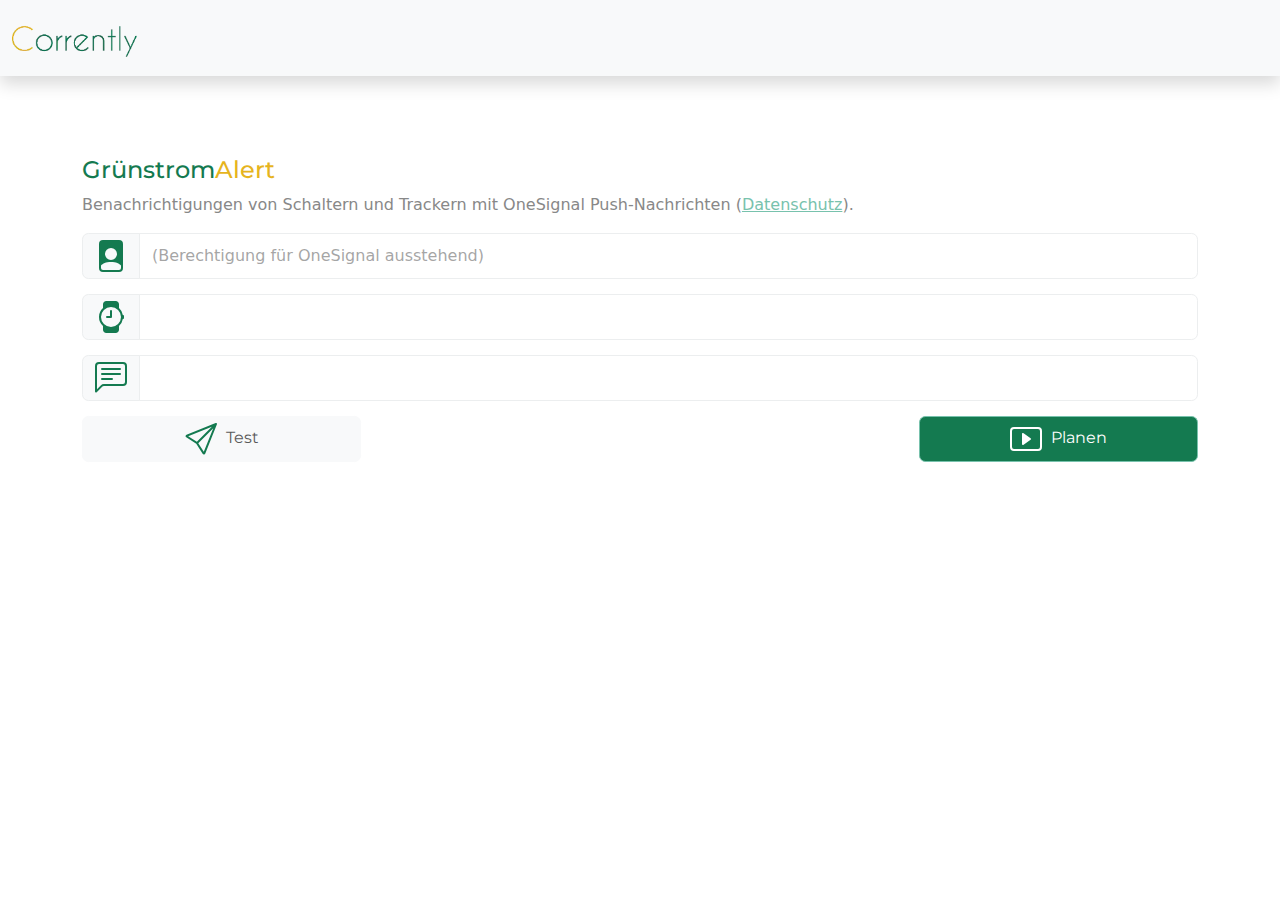
<file: assets/js/pushalert.html>
<!DOCTYPE html><html data-bs-theme="light" lang="de"><head><meta charset="utf-8"><meta name="viewport" content="width=device-width, initial-scale=1.0, shrink-to-fit=no"><title>GrünstromIndex für Deutschland</title><meta name="theme-color" content="#4d9604"><meta name="twitter:description" content="Durch die Nutzung des GrünstromIndex können Sie Ihren Stromverbrauch gezielt auf Zeiten mit hohem Ökostromanteil legen. So tragen Sie aktiv zur Reduzierung von CO2-Emissionen bei und unterstützen den Ausbau der erneuerbaren Energien."><meta name="twitter:card" content="summary"><meta property="og:type" content="website"><meta name="twitter:image" content="https://gruenstromindex.de/assets/img/corrently_transparent.png"><meta name="twitter:title" content="Corrently GrünstromIndex für Deutschland"><meta name="description" content="Der GrünstromIndex ist ein innovatives Tool, mit dem Sie sehen können, wann in Ihrer Region besonders viel Strom aus erneuerbaren Energiequellen erzeugt wird. So können Sie Ihren Stromverbrauch ganz einfach auf diese Zeiten verlegen und damit aktiv zur Energiewende beitragen."><meta property="og:image" content="https://gruenstromindex.de/assets/img/corrently_transparent.png"><link rel="icon" type="image/png" sizes="16x16" href="/assets/img/favicon-16x16.png"><link rel="icon" type="image/png" sizes="16x16" href="/assets/img/favicon-16x16.png" media="(prefers-color-scheme: dark)"><link rel="icon" type="image/png" sizes="32x32" href="/assets/img/favicon-32x32.png"><link rel="icon" type="image/png" sizes="32x32" href="/assets/img/favicon-32x32.png" media="(prefers-color-scheme: dark)"><link rel="icon" type="image/png" sizes="196x196" href="/assets/img/favicon-196x196.png"><link rel="icon" type="image/png" sizes="512x512" href="/assets/img/corrently_transparent-1.png"><link rel="stylesheet" href="/assets/bootstrap/css/bootstrap.min.css"><link rel="manifest" href="/manifest.json" crossorigin="use-credentials"><link rel="stylesheet" href="/assets/css/Montserrat.css"><link rel="stylesheet" href="/assets/css/leaflet.css"><link rel="stylesheet" href="/assets/css/Countdown.css"><link rel="stylesheet" href="/assets/css/Footer-Clean-icons.css"><link rel="stylesheet" href="/assets/css/styles.css"><script src="https://cdn.onesignal.com/sdks/web/v16/OneSignalSDK.page.js" defer></script>
<script>
  window.OneSignalDeferred = window.OneSignalDeferred || [];
  OneSignalDeferred.push(function(OneSignal) {
    OneSignal.init({
      appId: "f5a9d587-85c9-491e-96ea-c21a4e3985e7",
      safari_web_id: "web.onesignal.auto.0353ec9c-a08c-4477-8a0d-c11d5b7e8e59",
      notifyButton: {
        enable: true,
      },
    });
  });
</script>
</head><body><nav class="navbar navbar-expand-md sticky-top bg-body-tertiary shadow"><div class="container-fluid"><a class="navbar-brand" data-bs-toggle="tooltip" data-bss-tooltip="" data-bs-placement="bottom" href="https://gruenstromindex.de/" target="_blank" rel="author" title="Corrently GrünstromIndex"><img class="float-start" src="/assets/img/CorrentlyGruenstromIndex.webp"></a><button class="navbar-toggler" data-bs-toggle="collapse"></button></div></nav><div class="container" style="margin-top: 80px;"><form id="pushScheduler"><h4><span style="color: #147a50;">Grünstrom</span><span style="color: #e6b41e;">Alert</span></h4><p>Benachrichtigungen von Schaltern und Trackern mit OneSignal Push-Nachrichten (<a href="https://onesignal.com/privacy_policy" target="_blank">Datenschutz</a>).</p><div class="input-group" data-bs-toggle="tooltip" data-bss-tooltip="" title="OneSignal Kennung"><span class="input-group-text"><svg xmlns="http://www.w3.org/2000/svg" width="1em" height="1em" fill="currentColor" viewBox="0 0 16 16" class="bi bi-file-person-fill fs-2" style="color: #147a50;">
  <path d="M12 0H4a2 2 0 0 0-2 2v12a2 2 0 0 0 2 2h8a2 2 0 0 0 2-2V2a2 2 0 0 0-2-2m-1 7a3 3 0 1 1-6 0 3 3 0 0 1 6 0m-3 4c2.623 0 4.146.826 5 1.755V14a1 1 0 0 1-1 1H4a1 1 0 0 1-1-1v-1.245C3.854 11.825 5.377 11 8 11"></path>
</svg></span><input class="form-control" type="text" id="oneSignalId" readonly="" placeholder="(Berechtigung für OneSignal ausstehend)"></div><div class="input-group" style="margin-top: 15px;"><span class="input-group-text"><svg xmlns="http://www.w3.org/2000/svg" width="1em" height="1em" fill="currentColor" viewBox="0 0 16 16" class="bi bi-watch fs-2" style="color: #147a50;">
  <path d="M8.5 5a.5.5 0 0 0-1 0v2.5H6a.5.5 0 0 0 0 1h2a.5.5 0 0 0 .5-.5z"></path>
  <path d="M5.667 16C4.747 16 4 15.254 4 14.333v-1.86A5.985 5.985 0 0 1 2 8c0-1.777.772-3.374 2-4.472V1.667C4 .747 4.746 0 5.667 0h4.666C11.253 0 12 .746 12 1.667v1.86a5.99 5.99 0 0 1 1.918 3.48.502.502 0 0 1 .582.493v1a.5.5 0 0 1-.582.493A5.99 5.99 0 0 1 12 12.473v1.86c0 .92-.746 1.667-1.667 1.667zM13 8A5 5 0 1 0 3 8a5 5 0 0 0 10 0"></path>
</svg></span><input class="form-control" type="text" id="sendAt" readonly="" name="sendAt"></div><div class="input-group" style="margin-top: 15px;"><span class="input-group-text"><svg xmlns="http://www.w3.org/2000/svg" width="1em" height="1em" fill="currentColor" viewBox="0 0 16 16" class="bi bi-chat-left-text fs-2" style="color: #147a50;">
  <path d="M14 1a1 1 0 0 1 1 1v8a1 1 0 0 1-1 1H4.414A2 2 0 0 0 3 11.586l-2 2V2a1 1 0 0 1 1-1zM2 0a2 2 0 0 0-2 2v12.793a.5.5 0 0 0 .854.353l2.853-2.853A1 1 0 0 1 4.414 12H14a2 2 0 0 0 2-2V2a2 2 0 0 0-2-2z"></path>
  <path d="M3 3.5a.5.5 0 0 1 .5-.5h9a.5.5 0 0 1 0 1h-9a.5.5 0 0 1-.5-.5M3 6a.5.5 0 0 1 .5-.5h9a.5.5 0 0 1 0 1h-9A.5.5 0 0 1 3 6m0 2.5a.5.5 0 0 1 .5-.5h5a.5.5 0 0 1 0 1h-5a.5.5 0 0 1-.5-.5"></path>
</svg></span><input class="form-control" type="text" id="sendMessage" readonly="" name="sendMessage"></div><div style="margin-top: 15px;"><button class="btn btn-light col-3" id="testButton" type="button"><svg xmlns="http://www.w3.org/2000/svg" width="1em" height="1em" fill="currentColor" viewBox="0 0 16 16" class="bi bi-send fs-2" style="color: #147a50;margin-right: 5px;">
  <path d="M15.854.146a.5.5 0 0 1 .11.54l-5.819 14.547a.75.75 0 0 1-1.329.124l-3.178-4.995L.643 7.184a.75.75 0 0 1 .124-1.33L15.314.037a.5.5 0 0 1 .54.11ZM6.636 10.07l2.761 4.338L14.13 2.576zm6.787-8.201L1.591 6.602l4.339 2.76 7.494-7.493Z"></path>
</svg>&nbsp;Test</button><button class="btn btn-primary float-end col-3" type="submit" style="background: #147a50;"><svg xmlns="http://www.w3.org/2000/svg" width="1em" height="1em" fill="currentColor" viewBox="0 0 16 16" class="bi bi-play-btn fs-2" style="margin-right: 5px;">
  <path d="M6.79 5.093A.5.5 0 0 0 6 5.5v5a.5.5 0 0 0 .79.407l3.5-2.5a.5.5 0 0 0 0-.814l-3.5-2.5z"></path>
  <path d="M0 4a2 2 0 0 1 2-2h12a2 2 0 0 1 2 2v8a2 2 0 0 1-2 2H2a2 2 0 0 1-2-2zm15 0a1 1 0 0 0-1-1H2a1 1 0 0 0-1 1v8a1 1 0 0 0 1 1h12a1 1 0 0 0 1-1z"></path>
</svg>&nbsp;Planen</button></div></form></div><script src="/assets/js/jquery.min.js"></script><script src="/assets/bootstrap/js/bootstrap.min.js"></script><script src="/assets/js/bs-init.js"></script><script src="/assets/js/pushalert.js"></script><script src="/assets/js/deviceKey.js"></script></body></html>
</file>
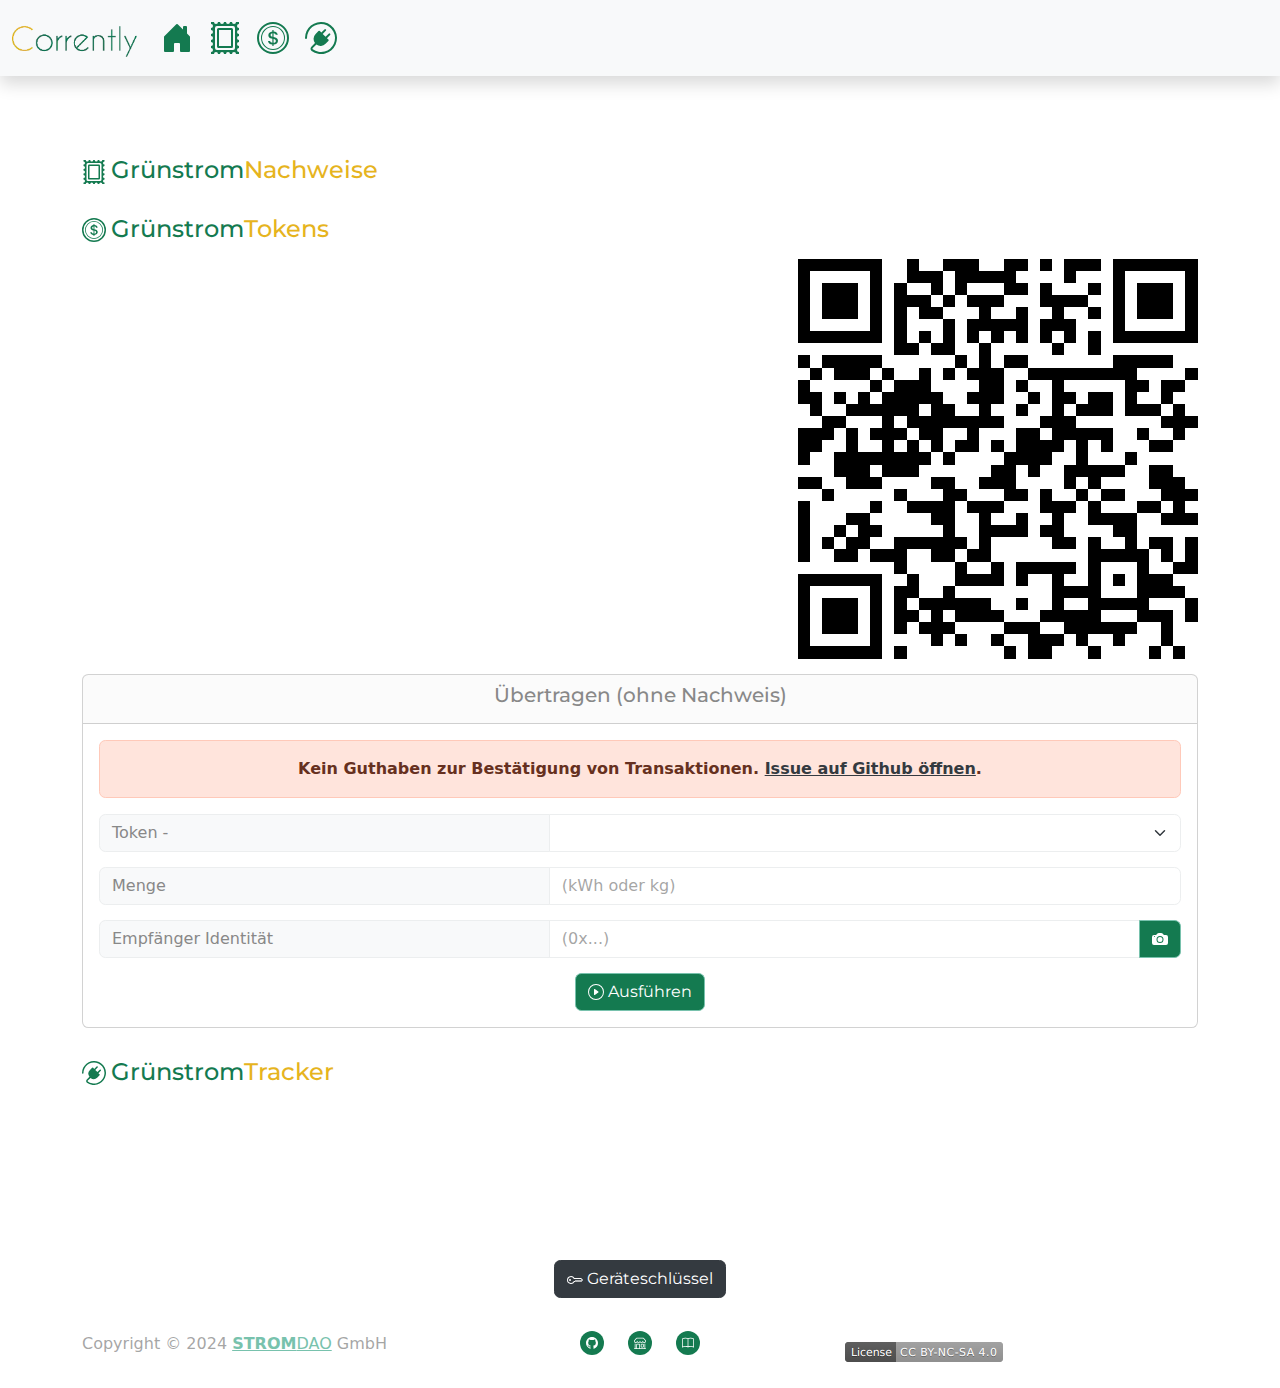
<file: assets/js/wallet.html>
<!DOCTYPE html><html data-bs-theme="light" lang="de"><head><meta charset="utf-8"><meta name="viewport" content="width=device-width, initial-scale=1.0, shrink-to-fit=no"><title>GrünstromWallet</title><meta name="theme-color" content="#4d9604"><meta name="twitter:description" content="Durch die Nutzung des GrünstromIndex können Sie Ihren Stromverbrauch gezielt auf Zeiten mit hohem Ökostromanteil legen. So tragen Sie aktiv zur Reduzierung von CO2-Emissionen bei und unterstützen den Ausbau der erneuerbaren Energien."><meta name="twitter:card" content="summary"><meta property="og:type" content="website"><meta name="twitter:image" content="https://gruenstromindex.de/assets/img/corrently_transparent.png"><meta name="twitter:title" content="Corrently GrünstromIndex für Deutschland"><meta name="description" content="Der GrünstromIndex ist ein innovatives Tool, mit dem Sie sehen können, wann in Ihrer Region besonders viel Strom aus erneuerbaren Energiequellen erzeugt wird. So können Sie Ihren Stromverbrauch ganz einfach auf diese Zeiten verlegen und damit aktiv zur Energiewende beitragen."><meta property="og:image" content="https://gruenstromindex.de/assets/img/corrently_transparent.png"><link rel="icon" type="image/png" sizes="16x16" href="/assets/img/favicon-16x16.png"><link rel="icon" type="image/png" sizes="16x16" href="/assets/img/favicon-16x16.png" media="(prefers-color-scheme: dark)"><link rel="icon" type="image/png" sizes="32x32" href="/assets/img/favicon-32x32.png"><link rel="icon" type="image/png" sizes="32x32" href="/assets/img/favicon-32x32.png" media="(prefers-color-scheme: dark)"><link rel="icon" type="image/png" sizes="196x196" href="/assets/img/favicon-196x196.png"><link rel="icon" type="image/png" sizes="512x512" href="/assets/img/corrently_transparent-1.png"><link rel="stylesheet" href="/assets/bootstrap/css/bootstrap.min.css"><link rel="manifest" href="/manifest.json" crossorigin="use-credentials"><link rel="stylesheet" href="/assets/css/Montserrat.css"><link rel="stylesheet" href="/assets/css/leaflet.css"><link rel="stylesheet" href="/assets/css/Countdown.css"><link rel="stylesheet" href="/assets/css/Footer-Clean-icons.css"><link rel="stylesheet" href="/assets/css/styles.css"></head><body><nav class="navbar navbar-expand-md sticky-top bg-body-tertiary shadow"><div class="container-fluid"><a class="navbar-brand" data-bs-toggle="tooltip" data-bss-tooltip="" data-bs-placement="bottom" href="/assets/js/index.html" target="_blank" rel="author" title="Corrently GrünstromIndex"><img class="float-start" src="/assets/img/CorrentlyGruenstromIndex.webp"></a><button data-bs-toggle="collapse" class="navbar-toggler" data-bs-target="#"></button><div class="collapse navbar-collapse"><ul class="navbar-nav"><li class="nav-item"><a class="nav-link active" href="/assets/js/index.html"><svg xmlns="http://www.w3.org/2000/svg" width="1em" height="1em" fill="currentColor" viewBox="0 0 16 16" class="bi bi-house-door-fill fs-2" style="color: #147a50;">
  <path d="M6.5 14.5v-3.505c0-.245.25-.495.5-.495h2c.25 0 .5.25.5.5v3.5a.5.5 0 0 0 .5.5h4a.5.5 0 0 0 .5-.5v-7a.5.5 0 0 0-.146-.354L13 5.793V2.5a.5.5 0 0 0-.5-.5h-1a.5.5 0 0 0-.5.5v1.293L8.354 1.146a.5.5 0 0 0-.708 0l-6 6A.5.5 0 0 0 1.5 7.5v7a.5.5 0 0 0 .5.5h4a.5.5 0 0 0 .5-.5"></path>
</svg></a></li><li class="nav-item"><a class="nav-link active" href="#jmpHKN"><svg xmlns="http://www.w3.org/2000/svg" width="1em" height="1em" fill="currentColor" viewBox="0 0 16 16" class="bi bi-postage fs-2" style="color: #147a50;">
  <path d="M4.75 3a.75.75 0 0 0-.75.75v8.5c0 .414.336.75.75.75h6.5a.75.75 0 0 0 .75-.75v-8.5a.75.75 0 0 0-.75-.75zM11 12H5V4h6z"></path>
  <path d="M3.5 1a1 1 0 0 0 1-1h1a1 1 0 0 0 2 0h1a1 1 0 0 0 2 0h1a1 1 0 1 0 2 0H15v1a1 1 0 1 0 0 2v1a1 1 0 1 0 0 2v1a1 1 0 1 0 0 2v1a1 1 0 1 0 0 2v1a1 1 0 1 0 0 2v1h-1.5a1 1 0 1 0-2 0h-1a1 1 0 1 0-2 0h-1a1 1 0 1 0-2 0h-1a1 1 0 1 0-2 0H1v-1a1 1 0 1 0 0-2v-1a1 1 0 1 0 0-2V9a1 1 0 1 0 0-2V6a1 1 0 0 0 0-2V3a1 1 0 0 0 0-2V0h1.5a1 1 0 0 0 1 1M3 3v10a1 1 0 0 0 1 1h8a1 1 0 0 0 1-1V3a1 1 0 0 0-1-1H4a1 1 0 0 0-1 1"></path>
</svg></a></li><li class="nav-item"><a class="nav-link active" href="#jmpTKN"><svg xmlns="http://www.w3.org/2000/svg" width="1em" height="1em" fill="currentColor" viewBox="0 0 16 16" class="bi bi-coin fs-2" style="color: #147a50;">
  <path d="M5.5 9.511c.076.954.83 1.697 2.182 1.785V12h.6v-.709c1.4-.098 2.218-.846 2.218-1.932 0-.987-.626-1.496-1.745-1.76l-.473-.112V5.57c.6.068.982.396 1.074.85h1.052c-.076-.919-.864-1.638-2.126-1.716V4h-.6v.719c-1.195.117-2.01.836-2.01 1.853 0 .9.606 1.472 1.613 1.707l.397.098v2.034c-.615-.093-1.022-.43-1.114-.9H5.5zm2.177-2.166c-.59-.137-.91-.416-.91-.836 0-.47.345-.822.915-.925v1.76h-.005zm.692 1.193c.717.166 1.048.435 1.048.91 0 .542-.412.914-1.135.982V8.518z"></path>
  <path d="M8 15A7 7 0 1 1 8 1a7 7 0 0 1 0 14m0 1A8 8 0 1 0 8 0a8 8 0 0 0 0 16"></path>
  <path d="M8 13.5a5.5 5.5 0 1 1 0-11 5.5 5.5 0 0 1 0 11m0 .5A6 6 0 1 0 8 2a6 6 0 0 0 0 12"></path>
</svg></a></li><li class="nav-item"><a class="nav-link active" href="#jmpTracker"><svg xmlns="http://www.w3.org/2000/svg" width="1em" height="1em" fill="currentColor" viewBox="0 0 16 16" class="bi bi-plugin fs-2" style="color: #147a50;">
  <path fill-rule="evenodd" d="M1 8a7 7 0 1 1 2.898 5.673c-.167-.121-.216-.406-.002-.62l1.8-1.8a3.5 3.5 0 0 0 4.572-.328l1.414-1.415a.5.5 0 0 0 0-.707l-.707-.707 1.559-1.563a.5.5 0 1 0-.708-.706l-1.559 1.562-1.414-1.414 1.56-1.562a.5.5 0 1 0-.707-.706l-1.56 1.56-.707-.706a.5.5 0 0 0-.707 0L5.318 5.975a3.5 3.5 0 0 0-.328 4.571l-1.8 1.8c-.58.58-.62 1.6.121 2.137A8 8 0 1 0 0 8a.5.5 0 0 0 1 0"></path>
</svg></a></li></ul></div></div></nav><div class="container" style="margin-top: 80px;"><h4 id="jmpHKN" style="margin-top: 30px;"><span style="color: #147a50;"><svg xmlns="http://www.w3.org/2000/svg" width="1em" height="1em" fill="currentColor" viewBox="0 0 16 16" class="bi bi-postage" style="margin-right: 5px;">
  <path d="M4.75 3a.75.75 0 0 0-.75.75v8.5c0 .414.336.75.75.75h6.5a.75.75 0 0 0 .75-.75v-8.5a.75.75 0 0 0-.75-.75zM11 12H5V4h6z"></path>
  <path d="M3.5 1a1 1 0 0 0 1-1h1a1 1 0 0 0 2 0h1a1 1 0 0 0 2 0h1a1 1 0 1 0 2 0H15v1a1 1 0 1 0 0 2v1a1 1 0 1 0 0 2v1a1 1 0 1 0 0 2v1a1 1 0 1 0 0 2v1a1 1 0 1 0 0 2v1h-1.5a1 1 0 1 0-2 0h-1a1 1 0 1 0-2 0h-1a1 1 0 1 0-2 0h-1a1 1 0 1 0-2 0H1v-1a1 1 0 1 0 0-2v-1a1 1 0 1 0 0-2V9a1 1 0 1 0 0-2V6a1 1 0 0 0 0-2V3a1 1 0 0 0 0-2V0h1.5a1 1 0 0 0 1 1M3 3v10a1 1 0 0 0 1 1h8a1 1 0 0 0 1-1V3a1 1 0 0 0-1-1H4a1 1 0 0 0-1 1"></path>
</svg>Grünstrom</span><span style="color: #e6b41e;">Nachweise</span></h4><div id="hknsTable" style="margin-bottom: 30px;"></div><h4 id="jmpTKN"><span style="color: #147a50;"><svg xmlns="http://www.w3.org/2000/svg" width="1em" height="1em" fill="currentColor" viewBox="0 0 16 16" class="bi bi-coin" style="margin-right: 5px;">
  <path d="M5.5 9.511c.076.954.83 1.697 2.182 1.785V12h.6v-.709c1.4-.098 2.218-.846 2.218-1.932 0-.987-.626-1.496-1.745-1.76l-.473-.112V5.57c.6.068.982.396 1.074.85h1.052c-.076-.919-.864-1.638-2.126-1.716V4h-.6v.719c-1.195.117-2.01.836-2.01 1.853 0 .9.606 1.472 1.613 1.707l.397.098v2.034c-.615-.093-1.022-.43-1.114-.9H5.5zm2.177-2.166c-.59-.137-.91-.416-.91-.836 0-.47.345-.822.915-.925v1.76h-.005zm.692 1.193c.717.166 1.048.435 1.048.91 0 .542-.412.914-1.135.982V8.518z"></path>
  <path d="M8 15A7 7 0 1 1 8 1a7 7 0 0 1 0 14m0 1A8 8 0 1 0 8 0a8 8 0 0 0 0 16"></path>
  <path d="M8 13.5a5.5 5.5 0 1 1 0-11 5.5 5.5 0 0 1 0 11m0 .5A6 6 0 1 0 8 2a6 6 0 0 0 0 12"></path>
</svg>Grünstrom</span><span style="color: #e6b41e;">Tokens</span></h4><div class="text-center w-100" style="margin-top: 15px;"><div class="row"><div class="col"><div id="meineWallet"></div></div><div class="col"><div class="d-flex float-end" id="profileQR" style="width: 400px;height: 400px;float:end;"></div></div></div><div class="card" style="margin-top: 15px;"><div class="card-header"><h5>Übertragen (ohne Nachweis)</h5></div><div class="card-body"><div class="alert alert-danger" role="alert" id="gasAlert"><span><strong>Kein Guthaben zur Bestätigung von Transaktionen.&nbsp;</strong><a class="alert-link link-dark" href="https://github.com/energychain/gruenstromindex.de/issues" target="_blank" rel="nofollow">Issue auf Github öffnen</a><strong>.</strong></span></div><form id="executeContract"><div class="input-group"><span class="input-group-text col-5">Token&nbsp;<span id="sendTokenAccount">-</span></span><select class="form-select col-7" id="tokenKinds"></select></div><div class="input-group" style="margin-top: 15px;"><span class="input-group-text col-5">Menge</span><input class="form-control" type="number" id="amount" min="0" step="0.001" required="" placeholder="(kWh oder kg)"></div><div class="input-group" style="margin-top: 15px;"><span class="input-group-text col-5">Empfänger Identität</span><input class="form-control" type="text" id="recipient" required="" minlength="42" maxlength="42" placeholder="(0x...)"><button class="btn btn-primary" id="scanRecipient" type="button" style="background: #147a50;"><svg xmlns="http://www.w3.org/2000/svg" width="1em" height="1em" fill="currentColor" viewBox="0 0 16 16" class="bi bi-camera-fill">
  <path d="M10.5 8.5a2.5 2.5 0 1 1-5 0 2.5 2.5 0 0 1 5 0"></path>
  <path d="M2 4a2 2 0 0 0-2 2v6a2 2 0 0 0 2 2h12a2 2 0 0 0 2-2V6a2 2 0 0 0-2-2h-1.172a2 2 0 0 1-1.414-.586l-.828-.828A2 2 0 0 0 9.172 2H6.828a2 2 0 0 0-1.414.586l-.828.828A2 2 0 0 1 3.172 4zm.5 2a.5.5 0 1 1 0-1 .5.5 0 0 1 0 1m9 2.5a3.5 3.5 0 1 1-7 0 3.5 3.5 0 0 1 7 0"></path>
</svg></button></div><div class="text-center" style="margin-top: 15px;"><button class="btn btn-primary" id="runTransferBtn" type="submit" style="background: #147a50;"><svg xmlns="http://www.w3.org/2000/svg" width="1em" height="1em" fill="currentColor" viewBox="0 0 16 16" class="bi bi-play-circle">
  <path d="M8 15A7 7 0 1 1 8 1a7 7 0 0 1 0 14m0 1A8 8 0 1 0 8 0a8 8 0 0 0 0 16"></path>
  <path d="M6.271 5.055a.5.5 0 0 1 .52.038l3.5 2.5a.5.5 0 0 1 0 .814l-3.5 2.5A.5.5 0 0 1 6 10.5v-5a.5.5 0 0 1 .271-.445"></path>
</svg>&nbsp;Ausführen</button></div></form></div></div></div><div id="txHistory" style="margin-top: 15px;"></div><h4 id="jmpTracker" style="margin-top: 30px;"><span style="color: #147a50;"><svg xmlns="http://www.w3.org/2000/svg" width="1em" height="1em" fill="currentColor" viewBox="0 0 16 16" class="bi bi-plugin" style="margin-right: 5px;">
  <path fill-rule="evenodd" d="M1 8a7 7 0 1 1 2.898 5.673c-.167-.121-.216-.406-.002-.62l1.8-1.8a3.5 3.5 0 0 0 4.572-.328l1.414-1.415a.5.5 0 0 0 0-.707l-.707-.707 1.559-1.563a.5.5 0 1 0-.708-.706l-1.559 1.562-1.414-1.414 1.56-1.562a.5.5 0 1 0-.707-.706l-1.56 1.56-.707-.706a.5.5 0 0 0-.707 0L5.318 5.975a3.5 3.5 0 0 0-.328 4.571l-1.8 1.8c-.58.58-.62 1.6.121 2.137A8 8 0 1 0 0 8a.5.5 0 0 0 1 0"></path>
</svg>Grünstrom</span><span style="color: #e6b41e;">Tracker</span></h4><div id="walletTable"></div><div style="display:none"><form id="frmJWTValidate2"><div class="input-group"><span class="input-group-text"><svg xmlns="http://www.w3.org/2000/svg" width="1em" height="1em" fill="currentColor" viewBox="0 0 16 16" class="bi bi-person-check-fill fs-2" style="color: #147a50;">
  <path fill-rule="evenodd" d="M15.854 5.146a.5.5 0 0 1 0 .708l-3 3a.5.5 0 0 1-.708 0l-1.5-1.5a.5.5 0 0 1 .708-.708L12.5 7.793l2.646-2.647a.5.5 0 0 1 .708 0z"></path>
  <path d="M1 14s-1 0-1-1 1-4 6-4 6 3 6 4-1 1-1 1zm5-6a3 3 0 1 0 0-6 3 3 0 0 0 0 6"></path>
</svg></span><input class="form-control" type="text" id="jwtInput" placeholder="(0x...)" name="jwtInput" required="" minlength="10"><button class="btn btn-primary" id="openQRCam" type="button" style="background: #147a50;"><svg xmlns="http://www.w3.org/2000/svg" width="1em" height="1em" fill="currentColor" viewBox="0 0 16 16" class="bi bi-camera-fill">
  <path d="M10.5 8.5a2.5 2.5 0 1 1-5 0 2.5 2.5 0 0 1 5 0"></path>
  <path d="M2 4a2 2 0 0 0-2 2v6a2 2 0 0 0 2 2h12a2 2 0 0 0 2-2V6a2 2 0 0 0-2-2h-1.172a2 2 0 0 1-1.414-.586l-.828-.828A2 2 0 0 0 9.172 2H6.828a2 2 0 0 0-1.414.586l-.828.828A2 2 0 0 1 3.172 4zm.5 2a.5.5 0 1 1 0-1 .5.5 0 0 1 0 1m9 2.5a3.5 3.5 0 1 1-7 0 3.5 3.5 0 0 1 7 0"></path>
</svg></button><button class="btn btn-primary" type="submit" style="background: #147a50;"><svg xmlns="http://www.w3.org/2000/svg" width="1em" height="1em" fill="currentColor" viewBox="0 0 16 16" class="bi bi-play-circle">
  <path d="M8 15A7 7 0 1 1 8 1a7 7 0 0 1 0 14m0 1A8 8 0 1 0 8 0a8 8 0 0 0 0 16"></path>
  <path d="M6.271 5.055a.5.5 0 0 1 .52.038l3.5 2.5a.5.5 0 0 1 0 .814l-3.5 2.5A.5.5 0 0 1 6 10.5v-5a.5.5 0 0 1 .271-.445"></path>
</svg>&nbsp;</button></div></form></div></div><div class="modal fade" role="dialog" tabindex="-1" id="modalQR"><div class="modal-dialog" role="document"><div class="modal-content"><div class="modal-header"><h4 class="modal-title"><svg xmlns="http://www.w3.org/2000/svg" width="1em" height="1em" fill="currentColor" viewBox="0 0 16 16" class="bi bi-camera-fill fs-2" style="color: #147a50;">
  <path d="M10.5 8.5a2.5 2.5 0 1 1-5 0 2.5 2.5 0 0 1 5 0"></path>
  <path d="M2 4a2 2 0 0 0-2 2v6a2 2 0 0 0 2 2h12a2 2 0 0 0 2-2V6a2 2 0 0 0-2-2h-1.172a2 2 0 0 1-1.414-.586l-.828-.828A2 2 0 0 0 9.172 2H6.828a2 2 0 0 0-1.414.586l-.828.828A2 2 0 0 1 3.172 4zm.5 2a.5.5 0 1 1 0-1 .5.5 0 0 1 0 1m9 2.5a3.5 3.5 0 1 1-7 0 3.5 3.5 0 0 1 7 0"></path>
</svg>&nbsp;&nbsp;<span style="color: #147a50;">Grünstrom</span><span style="color: #e6b41e;">Prüfer</span></h4><button class="btn-close" type="button" aria-label="Close" data-bs-dismiss="modal"></button></div><div class="modal-body" id="reader"><p>Warte auf Berechtigung für Kamera</p></div></div></div></div><footer class="text-center py-4" style="margin-top: 150px;"><div class="container"><div class="row row-cols-1 row-cols-lg-3"><div class="col d-lg-flex align-items-lg-end"><p class="text-muted my-2" data-bs-toggle="tooltip" data-bss-tooltip="" data-bs-placement="bottom" title="Digital Infrastructure for Tomorrow">Copyright&nbsp;© 2024 <a href="https://stromdao.de/" target="_blank"><strong>STROM</strong></a><a href="https://stromdao.de/" target="_blank">DAO</a> GmbH</p></div><div class="col"><button class="btn btn-dark" id="showKey" type="button" style="margin-bottom: 25px;display:none"><svg xmlns="http://www.w3.org/2000/svg" width="1em" height="1em" fill="currentColor" viewBox="0 0 16 16" class="bi bi-key">
  <path d="M0 8a4 4 0 0 1 7.465-2H14a.5.5 0 0 1 .354.146l1.5 1.5a.5.5 0 0 1 0 .708l-1.5 1.5a.5.5 0 0 1-.708 0L13 9.207l-.646.647a.5.5 0 0 1-.708 0L11 9.207l-.646.647a.5.5 0 0 1-.708 0L9 9.207l-.646.647A.5.5 0 0 1 8 10h-.535A4 4 0 0 1 0 8m4-3a3 3 0 1 0 2.712 4.285A.5.5 0 0 1 7.163 9h.63l.853-.854a.5.5 0 0 1 .708 0l.646.647.646-.647a.5.5 0 0 1 .708 0l.646.647.646-.647a.5.5 0 0 1 .708 0l.646.647.793-.793-1-1h-6.63a.5.5 0 0 1-.451-.285A3 3 0 0 0 4 5"></path>
  <path d="M4 8a1 1 0 1 1-2 0 1 1 0 0 1 2 0"></path>
</svg>&nbsp;Geräteschlüssel</button><ul class="list-inline my-2"><li class="list-inline-item me-4"><a data-bs-toggle="tooltip" data-bss-tooltip="" data-bs-placement="bottom" href="https://github.com/energychain/" title="Corrently Open Source"><div class="bs-icon-circle bs-icon-primary bs-icon" style="background: #147a50;"><svg xmlns="http://www.w3.org/2000/svg" width="1em" height="1em" fill="currentColor" viewBox="0 0 16 16" class="bi bi-github">
  <path d="M8 0C3.58 0 0 3.58 0 8c0 3.54 2.29 6.53 5.47 7.59.4.07.55-.17.55-.38 0-.19-.01-.82-.01-1.49-2.01.37-2.53-.49-2.69-.94-.09-.23-.48-.94-.82-1.13-.28-.15-.68-.52-.01-.53.63-.01 1.08.58 1.23.82.72 1.21 1.87.87 2.33.66.07-.52.28-.87.51-1.07-1.78-.2-3.64-.89-3.64-3.95 0-.87.31-1.59.82-2.15-.08-.2-.36-1.02.08-2.12 0 0 .67-.21 2.2.82.64-.18 1.32-.27 2-.27.68 0 1.36.09 2 .27 1.53-1.04 2.2-.82 2.2-.82.44 1.1.16 1.92.08 2.12.51.56.82 1.27.82 2.15 0 3.07-1.87 3.75-3.65 3.95.29.25.54.73.54 1.48 0 1.07-.01 1.93-.01 2.2 0 .21.15.46.55.38A8.012 8.012 0 0 0 16 8c0-4.42-3.58-8-8-8"></path>
</svg></div></a></li><li class="list-inline-item me-4"><a data-bs-toggle="tooltip" data-bss-tooltip="" data-bs-placement="bottom" href="https://corrently.energy/" target="_blank" title="Corrently - Photovoltaik Shop"><div class="bs-icon-circle bs-icon-primary bs-icon" style="background: #147a50;"><svg xmlns="http://www.w3.org/2000/svg" width="1em" height="1em" fill="currentColor" viewBox="0 0 16 16" class="bi bi-shop">
  <path d="M2.97 1.35A1 1 0 0 1 3.73 1h8.54a1 1 0 0 1 .76.35l2.609 3.044A1.5 1.5 0 0 1 16 5.37v.255a2.375 2.375 0 0 1-4.25 1.458A2.371 2.371 0 0 1 9.875 8 2.37 2.37 0 0 1 8 7.083 2.37 2.37 0 0 1 6.125 8a2.37 2.37 0 0 1-1.875-.917A2.375 2.375 0 0 1 0 5.625V5.37a1.5 1.5 0 0 1 .361-.976l2.61-3.045zm1.78 4.275a1.375 1.375 0 0 0 2.75 0 .5.5 0 0 1 1 0 1.375 1.375 0 0 0 2.75 0 .5.5 0 0 1 1 0 1.375 1.375 0 1 0 2.75 0V5.37a.5.5 0 0 0-.12-.325L12.27 2H3.73L1.12 5.045A.5.5 0 0 0 1 5.37v.255a1.375 1.375 0 0 0 2.75 0 .5.5 0 0 1 1 0M1.5 8.5A.5.5 0 0 1 2 9v6h1v-5a1 1 0 0 1 1-1h3a1 1 0 0 1 1 1v5h6V9a.5.5 0 0 1 1 0v6h.5a.5.5 0 0 1 0 1H.5a.5.5 0 0 1 0-1H1V9a.5.5 0 0 1 .5-.5M4 15h3v-5H4zm5-5a1 1 0 0 1 1-1h2a1 1 0 0 1 1 1v3a1 1 0 0 1-1 1h-2a1 1 0 0 1-1-1zm3 0h-2v3h2z"></path>
</svg></div></a></li><li class="list-inline-item"><a data-bs-toggle="tooltip" data-bss-tooltip="" data-bs-placement="bottom" href="https://corrently.io/books/grunstromindex" target="_blank" title="Online Dokumentation - GrünstromIndex"><div class="bs-icon-circle bs-icon-primary bs-icon" style="background: #147a50;"><svg xmlns="http://www.w3.org/2000/svg" width="1em" height="1em" fill="currentColor" viewBox="0 0 16 16" class="bi bi-book">
  <path d="M1 2.828c.885-.37 2.154-.769 3.388-.893 1.33-.134 2.458.063 3.112.752v9.746c-.935-.53-2.12-.603-3.213-.493-1.18.12-2.37.461-3.287.811V2.828zm7.5-.141c.654-.689 1.782-.886 3.112-.752 1.234.124 2.503.523 3.388.893v9.923c-.918-.35-2.107-.692-3.287-.81-1.094-.111-2.278-.039-3.213.492V2.687zM8 1.783C7.015.936 5.587.81 4.287.94c-1.514.153-3.042.672-3.994 1.105A.5.5 0 0 0 0 2.5v11a.5.5 0 0 0 .707.455c.882-.4 2.303-.881 3.68-1.02 1.409-.142 2.59.087 3.223.877a.5.5 0 0 0 .78 0c.633-.79 1.814-1.019 3.222-.877 1.378.139 2.8.62 3.681 1.02A.5.5 0 0 0 16 13.5v-11a.5.5 0 0 0-.293-.455c-.952-.433-2.48-.952-3.994-1.105C10.413.809 8.985.936 8 1.783"></path>
</svg></div></a></li></ul></div><div class="col d-lg-flex align-items-lg-end" style="padding-top: 5px;"><a href="https://creativecommons.org/licenses/by-nc-sa/4.0/" target="_blank"><img src="/assets/img/cc-by-nc-sa.png"></a></div></div></div></footer><div class="modal fade" role="dialog" tabindex="-1" id="modalHKN"><div class="modal-dialog" role="document"><div class="modal-content"><form id="addOffer"><div class="modal-header"><h4 class="modal-title"><svg xmlns="http://www.w3.org/2000/svg" width="1em" height="1em" fill="currentColor" viewBox="0 0 16 16" class="bi bi-postage" style="margin-right: 5px;color: #147a50;">
  <path d="M4.75 3a.75.75 0 0 0-.75.75v8.5c0 .414.336.75.75.75h6.5a.75.75 0 0 0 .75-.75v-8.5a.75.75 0 0 0-.75-.75zM11 12H5V4h6z"></path>
  <path d="M3.5 1a1 1 0 0 0 1-1h1a1 1 0 0 0 2 0h1a1 1 0 0 0 2 0h1a1 1 0 1 0 2 0H15v1a1 1 0 1 0 0 2v1a1 1 0 1 0 0 2v1a1 1 0 1 0 0 2v1a1 1 0 1 0 0 2v1a1 1 0 1 0 0 2v1h-1.5a1 1 0 1 0-2 0h-1a1 1 0 1 0-2 0h-1a1 1 0 1 0-2 0h-1a1 1 0 1 0-2 0H1v-1a1 1 0 1 0 0-2v-1a1 1 0 1 0 0-2V9a1 1 0 1 0 0-2V6a1 1 0 0 0 0-2V3a1 1 0 0 0 0-2V0h1.5a1 1 0 0 0 1 1M3 3v10a1 1 0 0 0 1 1h8a1 1 0 0 0 1-1V3a1 1 0 0 0-1-1H4a1 1 0 0 0-1 1"></path>
</svg>Tauschangebot erstellen</h4><button class="btn-close" type="button" aria-label="Close" data-bs-dismiss="modal"></button></div><div class="modal-body"><h5><span style="color: var(--bs-heading-color);">1,000</span><span id="sourceUnit">-</span><span style="color: var(--bs-heading-color);">&nbsp;</span><span id="sourceType">-</span><span style="color: var(--bs-heading-color);"> &nbsp;tauschen</span></h5><div class="input-group" style="margin-top: 5px;"><span class="input-group-text col-4">zu</span><input class="form-control" type="number" id="faktor" name="factor" value="1.000" step="0.001" min="0.001" required=""><span class="input-group-text" id="targetUnit">-</span></div><div class="input-group" style="margin-top: 15px;"><span class="input-group-text col-4">von</span><select class="form-select" id="tknTypes" name="tknTypes"></select></div><p style="margin-top: 15px;"></p><small class="form-text" id="hlpKurs">-</small></div><div class="modal-footer"><button class="btn btn-primary float-start" data-bs-toggle="tooltip" data-bss-tooltip="" id="deleteOffer" type="button" style="background: #e6b41e;" title="Angebot vom Markt nehmen/löschen."><svg xmlns="http://www.w3.org/2000/svg" width="1em" height="1em" fill="currentColor" viewBox="0 0 16 16" class="bi bi-sign-stop-fill" style="width: 30px;height: 30px;">
  <path d="M10.371 8.277v-.553c0-.827-.422-1.234-.987-1.234-.572 0-.99.407-.99 1.234v.553c0 .83.418 1.237.99 1.237.565 0 .987-.408.987-1.237m2.586-.24c.463 0 .735-.272.735-.744s-.272-.741-.735-.741h-.774v1.485h.774"></path>
  <path d="M4.893 0a.5.5 0 0 0-.353.146L.146 4.54A.5.5 0 0 0 0 4.893v6.214a.5.5 0 0 0 .146.353l4.394 4.394a.5.5 0 0 0 .353.146h6.214a.5.5 0 0 0 .353-.146l4.394-4.394a.5.5 0 0 0 .146-.353V4.893a.5.5 0 0 0-.146-.353L11.46.146A.5.5 0 0 0 11.107 0zM3.16 10.08c-.931 0-1.447-.493-1.494-1.132h.653c.065.346.396.583.891.583.524 0 .83-.246.83-.62 0-.303-.203-.467-.637-.572l-.656-.164c-.61-.147-.978-.51-.978-1.078 0-.706.597-1.184 1.444-1.184.853 0 1.386.475 1.436 1.087h-.645c-.064-.32-.352-.542-.797-.542-.472 0-.77.246-.77.6 0 .261.196.437.553.522l.654.161c.673.164 1.06.487 1.06 1.11 0 .736-.574 1.228-1.544 1.228Zm3.427-3.51V10h-.665V6.57H4.753V6h3.006v.568H6.587Zm4.458 1.16v.544c0 1.131-.636 1.805-1.661 1.805-1.026 0-1.664-.674-1.664-1.805V7.73c0-1.136.638-1.807 1.664-1.807 1.025 0 1.66.674 1.66 1.807ZM11.52 6h1.535c.82 0 1.316.55 1.316 1.292 0 .747-.501 1.289-1.321 1.289h-.865V10h-.665V6.001Z"></path>
</svg></button><button class="btn btn-primary float-end" data-bs-toggle="tooltip" data-bss-tooltip="" id="submitOffer" type="submit" style="background: #147a50;" title="Tauschangebot erstellen oder aktualisieren."><svg xmlns="http://www.w3.org/2000/svg" width="1em" height="1em" fill="currentColor" viewBox="0 0 16 16" class="bi bi-play-circle-fill" style="width: 30px;height: 30px;">
  <path d="M16 8A8 8 0 1 1 0 8a8 8 0 0 1 16 0M6.79 5.093A.5.5 0 0 0 6 5.5v5a.5.5 0 0 0 .79.407l3.5-2.5a.5.5 0 0 0 0-.814l-3.5-2.5"></path>
</svg></button></div></form></div></div></div><script src="/assets/js/jquery.min.js"></script><script src="/assets/bootstrap/js/bootstrap.min.js"></script><script src="/assets/js/bs-init.js"></script><script src="/assets/js/socket.io.min.js"></script><script src="/assets/js/did-crypto.js"></script><script src="/assets/js/qrcode.min.js"></script><script src="/assets/js/ethers.umd.min.js"></script><script src="/assets/js/indexdb_tracker.js"></script><script src="/assets/js/html5-qrcode.min.js"></script><script src="/assets/js/index.js"></script><script src="/assets/js/gsiwallet.js"></script><script src="/assets/js/deviceKey.js"></script></body></html>
</file>
<file: assets/css/Montserrat.css>
@font-face {
	font-family: 'Montserrat';
	src: url(/assets/fonts/Montserrat-16d9ee0ebbec087f1d7d1a0a3f72e273.woff2) format('woff2');
	font-weight: 400;
	font-style: normal;
	font-display: swap;
	unicode-range: U+0460-052F, U+1C80-1C8A, U+20B4, U+2DE0-2DFF, U+A640-A69F, U+FE2E-FE2F;
}

@font-face {
	font-family: 'Montserrat';
	src: url(/assets/fonts/Montserrat-30bd1028004fd46e16721f5aacb1be51.woff2) format('woff2');
	font-weight: 400;
	font-style: normal;
	font-display: swap;
	unicode-range: U+0301, U+0400-045F, U+0490-0491, U+04B0-04B1, U+2116;
}

@font-face {
	font-family: 'Montserrat';
	src: url(/assets/fonts/Montserrat-b5899d3276b788302c5a70ae63bd6fa3.woff2) format('woff2');
	font-weight: 400;
	font-style: normal;
	font-display: swap;
	unicode-range: U+0102-0103, U+0110-0111, U+0128-0129, U+0168-0169, U+01A0-01A1, U+01AF-01B0, U+0300-0301, U+0303-0304, U+0308-0309, U+0323, U+0329, U+1EA0-1EF9, U+20AB;
}

@font-face {
	font-family: 'Montserrat';
	src: url(/assets/fonts/Montserrat-7547625e950afd651949fbd223fa9eba.woff2) format('woff2');
	font-weight: 400;
	font-style: normal;
	font-display: swap;
	unicode-range: U+0100-02BA, U+02BD-02C5, U+02C7-02CC, U+02CE-02D7, U+02DD-02FF, U+0304, U+0308, U+0329, U+1D00-1DBF, U+1E00-1E9F, U+1EF2-1EFF, U+2020, U+20A0-20AB, U+20AD-20C0, U+2113, U+2C60-2C7F, U+A720-A7FF;
}

@font-face {
	font-family: 'Montserrat';
	src: url(/assets/fonts/Montserrat-acc5ddb9ccd43e6501c2cdc1846574f4.woff2) format('woff2');
	font-weight: 400;
	font-style: normal;
	font-display: swap;
	unicode-range: U+0000-00FF, U+0131, U+0152-0153, U+02BB-02BC, U+02C6, U+02DA, U+02DC, U+0304, U+0308, U+0329, U+2000-206F, U+20AC, U+2122, U+2191, U+2193, U+2212, U+2215, U+FEFF, U+FFFD;
}

@font-face {
	font-family: 'Montserrat';
	src: url(/assets/fonts/Montserrat-16d9ee0ebbec087f1d7d1a0a3f72e273.woff2) format('woff2');
	font-weight: 500;
	font-style: normal;
	font-display: swap;
	unicode-range: U+0460-052F, U+1C80-1C8A, U+20B4, U+2DE0-2DFF, U+A640-A69F, U+FE2E-FE2F;
}

@font-face {
	font-family: 'Montserrat';
	src: url(/assets/fonts/Montserrat-30bd1028004fd46e16721f5aacb1be51.woff2) format('woff2');
	font-weight: 500;
	font-style: normal;
	font-display: swap;
	unicode-range: U+0301, U+0400-045F, U+0490-0491, U+04B0-04B1, U+2116;
}

@font-face {
	font-family: 'Montserrat';
	src: url(/assets/fonts/Montserrat-b5899d3276b788302c5a70ae63bd6fa3.woff2) format('woff2');
	font-weight: 500;
	font-style: normal;
	font-display: swap;
	unicode-range: U+0102-0103, U+0110-0111, U+0128-0129, U+0168-0169, U+01A0-01A1, U+01AF-01B0, U+0300-0301, U+0303-0304, U+0308-0309, U+0323, U+0329, U+1EA0-1EF9, U+20AB;
}

@font-face {
	font-family: 'Montserrat';
	src: url(/assets/fonts/Montserrat-7547625e950afd651949fbd223fa9eba.woff2) format('woff2');
	font-weight: 500;
	font-style: normal;
	font-display: swap;
	unicode-range: U+0100-02BA, U+02BD-02C5, U+02C7-02CC, U+02CE-02D7, U+02DD-02FF, U+0304, U+0308, U+0329, U+1D00-1DBF, U+1E00-1E9F, U+1EF2-1EFF, U+2020, U+20A0-20AB, U+20AD-20C0, U+2113, U+2C60-2C7F, U+A720-A7FF;
}

@font-face {
	font-family: 'Montserrat';
	src: url(/assets/fonts/Montserrat-acc5ddb9ccd43e6501c2cdc1846574f4.woff2) format('woff2');
	font-weight: 500;
	font-style: normal;
	font-display: swap;
	unicode-range: U+0000-00FF, U+0131, U+0152-0153, U+02BB-02BC, U+02C6, U+02DA, U+02DC, U+0304, U+0308, U+0329, U+2000-206F, U+20AC, U+2122, U+2191, U+2193, U+2212, U+2215, U+FEFF, U+FFFD;
}

@font-face {
	font-family: 'Montserrat';
	src: url(/assets/fonts/Montserrat-16d9ee0ebbec087f1d7d1a0a3f72e273.woff2) format('woff2');
	font-weight: 700;
	font-style: normal;
	font-display: swap;
	unicode-range: U+0460-052F, U+1C80-1C8A, U+20B4, U+2DE0-2DFF, U+A640-A69F, U+FE2E-FE2F;
}

@font-face {
	font-family: 'Montserrat';
	src: url(/assets/fonts/Montserrat-30bd1028004fd46e16721f5aacb1be51.woff2) format('woff2');
	font-weight: 700;
	font-style: normal;
	font-display: swap;
	unicode-range: U+0301, U+0400-045F, U+0490-0491, U+04B0-04B1, U+2116;
}

@font-face {
	font-family: 'Montserrat';
	src: url(/assets/fonts/Montserrat-b5899d3276b788302c5a70ae63bd6fa3.woff2) format('woff2');
	font-weight: 700;
	font-style: normal;
	font-display: swap;
	unicode-range: U+0102-0103, U+0110-0111, U+0128-0129, U+0168-0169, U+01A0-01A1, U+01AF-01B0, U+0300-0301, U+0303-0304, U+0308-0309, U+0323, U+0329, U+1EA0-1EF9, U+20AB;
}

@font-face {
	font-family: 'Montserrat';
	src: url(/assets/fonts/Montserrat-7547625e950afd651949fbd223fa9eba.woff2) format('woff2');
	font-weight: 700;
	font-style: normal;
	font-display: swap;
	unicode-range: U+0100-02BA, U+02BD-02C5, U+02C7-02CC, U+02CE-02D7, U+02DD-02FF, U+0304, U+0308, U+0329, U+1D00-1DBF, U+1E00-1E9F, U+1EF2-1EFF, U+2020, U+20A0-20AB, U+20AD-20C0, U+2113, U+2C60-2C7F, U+A720-A7FF;
}

@font-face {
	font-family: 'Montserrat';
	src: url(/assets/fonts/Montserrat-acc5ddb9ccd43e6501c2cdc1846574f4.woff2) format('woff2');
	font-weight: 700;
	font-style: normal;
	font-display: swap;
	unicode-range: U+0000-00FF, U+0131, U+0152-0153, U+02BB-02BC, U+02C6, U+02DA, U+02DC, U+0304, U+0308, U+0329, U+2000-206F, U+20AC, U+2122, U+2191, U+2193, U+2212, U+2215, U+FEFF, U+FFFD;
}
</file>
<file: assets/css/leaflet.css>
/* required styles */

.leaflet-pane, .leaflet-tile, .leaflet-marker-icon, .leaflet-marker-shadow, .leaflet-tile-container, .leaflet-pane > svg, .leaflet-pane > canvas, .leaflet-zoom-box, .leaflet-image-layer, .leaflet-layer {
  position: absolute;
  left: 0;
  top: 0;
}

.leaflet-container {
  overflow: hidden;
}

.leaflet-tile, .leaflet-marker-icon, .leaflet-marker-shadow {
  -webkit-user-select: none;
  -moz-user-select: none;
  user-select: none;
  -webkit-user-drag: none;
}

/* Prevents IE11 from highlighting tiles in blue */

.leaflet-tile::selection {
  background: transparent;
}

/* Safari renders non-retina tile on retina better with this, but Chrome is worse */

.leaflet-safari .leaflet-tile {
  image-rendering: -webkit-optimize-contrast;
}

/* hack that prevents hw layers "stretching" when loading new tiles */

.leaflet-safari .leaflet-tile-container {
  width: 1600px;
  height: 1600px;
  -webkit-transform-origin: 0 0;
}

.leaflet-marker-icon, .leaflet-marker-shadow {
  display: block;
}

/* .leaflet-container svg: reset svg max-width decleration shipped in Joomla! (joomla.org) 3.x */

/* .leaflet-container img: map is broken in FF if you have max-width: 100% on tiles */

.leaflet-container .leaflet-overlay-pane svg {
  max-width: none !important;
  max-height: none !important;
}

.leaflet-container .leaflet-marker-pane img, .leaflet-container .leaflet-shadow-pane img, .leaflet-container .leaflet-tile-pane img, .leaflet-container img.leaflet-image-layer, .leaflet-container .leaflet-tile {
  max-width: none !important;
  max-height: none !important;
  width: auto;
  padding: 0;
}

.leaflet-container.leaflet-touch-zoom {
  -ms-touch-action: pan-x pan-y;
  touch-action: pan-x pan-y;
}

.leaflet-container.leaflet-touch-drag {
  -ms-touch-action: pinch-zoom;
  touch-action: none;
  touch-action: pinch-zoom;
}

.leaflet-container.leaflet-touch-drag.leaflet-touch-zoom {
  -ms-touch-action: none;
  touch-action: none;
}

.leaflet-container {
  -webkit-tap-highlight-color: transparent;
}

.leaflet-container a {
  -webkit-tap-highlight-color: rgba(51, 181, 229, 0.4);
}

.leaflet-tile {
  filter: inherit;
  visibility: hidden;
}

.leaflet-tile-loaded {
  visibility: inherit;
}

.leaflet-zoom-box {
  width: 0;
  height: 0;
  -moz-box-sizing: border-box;
  box-sizing: border-box;
  z-index: 800;
}

/* workaround for https://bugzilla.mozilla.org/show_bug.cgi?id=888319 */

.leaflet-overlay-pane svg {
  -moz-user-select: none;
}

.leaflet-pane {
  z-index: 400;
}

.leaflet-tile-pane {
  z-index: 200;
}

.leaflet-overlay-pane {
  z-index: 400;
}

.leaflet-shadow-pane {
  z-index: 500;
}

.leaflet-marker-pane {
  z-index: 600;
}

.leaflet-tooltip-pane {
  z-index: 650;
}

.leaflet-popup-pane {
  z-index: 700;
}

.leaflet-map-pane canvas {
  z-index: 100;
}

.leaflet-map-pane svg {
  z-index: 200;
}

.leaflet-vml-shape {
  width: 1px;
  height: 1px;
}

.lvml {
  behavior: url(#default#VML);
  display: inline-block;
  position: absolute;
}

/* control positioning */

.leaflet-control {
  position: relative;
  z-index: 800;
  pointer-events: visiblePainted;
  pointer-events: auto;
}

.leaflet-top, .leaflet-bottom {
  position: absolute;
  z-index: 1000;
  pointer-events: none;
}

.leaflet-top {
  top: 0;
}

.leaflet-right {
  right: 0;
}

.leaflet-bottom {
  bottom: 0;
}

.leaflet-left {
  left: 0;
}

.leaflet-control {
  float: left;
  clear: both;
}

.leaflet-right .leaflet-control {
  float: right;
}

.leaflet-top .leaflet-control {
  margin-top: 10px;
}

.leaflet-bottom .leaflet-control {
  margin-bottom: 10px;
}

.leaflet-left .leaflet-control {
  margin-left: 10px;
}

.leaflet-right .leaflet-control {
  margin-right: 10px;
}

/* zoom and fade animations */

.leaflet-fade-anim .leaflet-popup {
  opacity: 0;
  -webkit-transition: opacity 0.2s linear;
  -moz-transition: opacity 0.2s linear;
  transition: opacity 0.2s linear;
}

.leaflet-fade-anim .leaflet-map-pane .leaflet-popup {
  opacity: 1;
}

.leaflet-zoom-animated {
  -webkit-transform-origin: 0 0;
  -ms-transform-origin: 0 0;
  transform-origin: 0 0;
}

svg.leaflet-zoom-animated {
  will-change: transform;
}

.leaflet-zoom-anim .leaflet-zoom-animated {
  -webkit-transition: -webkit-transform 0.25s cubic-bezier(0,0,0.25,1);
  -moz-transition: -moz-transform 0.25s cubic-bezier(0,0,0.25,1);
  transition: transform 0.25s cubic-bezier(0,0,0.25,1);
}

.leaflet-zoom-anim .leaflet-tile, .leaflet-pan-anim .leaflet-tile {
  -webkit-transition: none;
  -moz-transition: none;
  transition: none;
}

.leaflet-zoom-anim .leaflet-zoom-hide {
  visibility: hidden;
}

/* cursors */

.leaflet-interactive {
  cursor: pointer;
}

.leaflet-grab {
  cursor: -webkit-grab;
  cursor: -moz-grab;
  cursor: grab;
}

.leaflet-crosshair, .leaflet-crosshair .leaflet-interactive {
  cursor: crosshair;
}

.leaflet-popup-pane, .leaflet-control {
  cursor: auto;
}

.leaflet-dragging .leaflet-grab, .leaflet-dragging .leaflet-grab .leaflet-interactive, .leaflet-dragging .leaflet-marker-draggable {
  cursor: move;
  cursor: -webkit-grabbing;
  cursor: -moz-grabbing;
  cursor: grabbing;
}

/* marker & overlays interactivity */

.leaflet-marker-icon, .leaflet-marker-shadow, .leaflet-image-layer, .leaflet-pane > svg path, .leaflet-tile-container {
  pointer-events: none;
}

.leaflet-marker-icon.leaflet-interactive, .leaflet-image-layer.leaflet-interactive, .leaflet-pane > svg path.leaflet-interactive, svg.leaflet-image-layer.leaflet-interactive path {
  pointer-events: visiblePainted;
  pointer-events: auto;
}

/* visual tweaks */

.leaflet-container {
  background: #ddd;
  outline-offset: 1px;
}

.leaflet-container a {
  color: #0078A8;
}

.leaflet-zoom-box {
  border: 2px dotted #38f;
  background: rgba(255,255,255,0.5);
}

/* general typography */

.leaflet-container {
  font-family: "Helvetica Neue", Arial, Helvetica, sans-serif;
  font-size: 12px;
  font-size: 0.75rem;
  line-height: 1.5;
}

/* general toolbar styles */

.leaflet-bar {
  box-shadow: 0 1px 5px rgba(0,0,0,0.65);
  border-radius: 4px;
}

.leaflet-bar a {
  background-color: #fff;
  border-bottom: 1px solid #ccc;
  width: 26px;
  height: 26px;
  line-height: 26px;
  display: block;
  text-align: center;
  text-decoration: none;
  color: black;
}

.leaflet-bar a, .leaflet-control-layers-toggle {
  background-position: 50% 50%;
  background-repeat: no-repeat;
  display: block;
}

.leaflet-bar a:hover, .leaflet-bar a:focus {
  background-color: #f4f4f4;
}

.leaflet-bar a:first-child {
  border-top-left-radius: 4px;
  border-top-right-radius: 4px;
}

.leaflet-bar a:last-child {
  border-bottom-left-radius: 4px;
  border-bottom-right-radius: 4px;
  border-bottom: none;
}

.leaflet-bar a.leaflet-disabled {
  cursor: default;
  background-color: #f4f4f4;
  color: #bbb;
}

.leaflet-touch .leaflet-bar a {
  width: 30px;
  height: 30px;
  line-height: 30px;
}

.leaflet-touch .leaflet-bar a:first-child {
  border-top-left-radius: 2px;
  border-top-right-radius: 2px;
}

.leaflet-touch .leaflet-bar a:last-child {
  border-bottom-left-radius: 2px;
  border-bottom-right-radius: 2px;
}

/* zoom control */

.leaflet-control-zoom-in, .leaflet-control-zoom-out {
  font: bold 18px 'Lucida Console', Monaco, monospace;
  text-indent: 1px;
}

.leaflet-touch .leaflet-control-zoom-in, .leaflet-touch .leaflet-control-zoom-out {
  font-size: 22px;
}

/* layers control */

.leaflet-control-layers {
  box-shadow: 0 1px 5px rgba(0,0,0,0.4);
  background: #fff;
  border-radius: 5px;
}

.leaflet-control-layers-toggle {
  background-image: url(images/layers.png);
  width: 36px;
  height: 36px;
}

.leaflet-retina .leaflet-control-layers-toggle {
  background-image: url(images/layers-2x.png);
  background-size: 26px 26px;
}

.leaflet-touch .leaflet-control-layers-toggle {
  width: 44px;
  height: 44px;
}

.leaflet-control-layers .leaflet-control-layers-list, .leaflet-control-layers-expanded .leaflet-control-layers-toggle {
  display: none;
}

.leaflet-control-layers-expanded .leaflet-control-layers-list {
  display: block;
  position: relative;
}

.leaflet-control-layers-expanded {
  padding: 6px 10px 6px 6px;
  color: #333;
  background: #fff;
}

.leaflet-control-layers-scrollbar {
  overflow-y: scroll;
  overflow-x: hidden;
  padding-right: 5px;
}

.leaflet-control-layers-selector {
  margin-top: 2px;
  position: relative;
  top: 1px;
}

.leaflet-control-layers label {
  display: block;
  font-size: 13px;
  font-size: 1.08333em;
}

.leaflet-control-layers-separator {
  height: 0;
  border-top: 1px solid #ddd;
  margin: 5px -10px 5px -6px;
}

/* Default icon URLs */

.leaflet-default-icon-path {
  background-image: url(images/marker-icon.png);
}

/* attribution and scale controls */

.leaflet-container .leaflet-control-attribution {
  background: #fff;
  background: rgba(255, 255, 255, 0.8);
  margin: 0;
}

.leaflet-control-attribution, .leaflet-control-scale-line {
  padding: 0 5px;
  color: #333;
  line-height: 1.4;
}

.leaflet-control-attribution a {
  text-decoration: none;
}

.leaflet-control-attribution a:hover, .leaflet-control-attribution a:focus {
  text-decoration: underline;
}

.leaflet-attribution-flag {
  display: inline !important;
  vertical-align: baseline !important;
  width: 1em;
  height: 0.6669em;
}

.leaflet-left .leaflet-control-scale {
  margin-left: 5px;
}

.leaflet-bottom .leaflet-control-scale {
  margin-bottom: 5px;
}

.leaflet-control-scale-line {
  border: 2px solid #777;
  border-top: none;
  line-height: 1.1;
  padding: 2px 5px 1px;
  white-space: nowrap;
  -moz-box-sizing: border-box;
  box-sizing: border-box;
  background: rgba(255, 255, 255, 0.8);
  text-shadow: 1px 1px #fff;
}

.leaflet-control-scale-line:not(:first-child) {
  border-top: 2px solid #777;
  border-bottom: none;
  margin-top: -2px;
}

.leaflet-control-scale-line:not(:first-child):not(:last-child) {
  border-bottom: 2px solid #777;
}

.leaflet-touch .leaflet-control-attribution, .leaflet-touch .leaflet-control-layers, .leaflet-touch .leaflet-bar {
  box-shadow: none;
}

.leaflet-touch .leaflet-control-layers, .leaflet-touch .leaflet-bar {
  border: 2px solid rgba(0,0,0,0.2);
  background-clip: padding-box;
}

/* popup */

.leaflet-popup {
  position: absolute;
  text-align: center;
  margin-bottom: 20px;
}

.leaflet-popup-content-wrapper {
  padding: 1px;
  text-align: left;
  border-radius: 12px;
}

.leaflet-popup-content {
  margin: 13px 24px 13px 20px;
  line-height: 1.3;
  font-size: 13px;
  font-size: 1.08333em;
  min-height: 1px;
}

.leaflet-popup-content p {
  margin: 17px 0;
  margin: 1.3em 0;
}

.leaflet-popup-tip-container {
  width: 40px;
  height: 20px;
  position: absolute;
  left: 50%;
  margin-top: -1px;
  margin-left: -20px;
  overflow: hidden;
  pointer-events: none;
}

.leaflet-popup-tip {
  width: 17px;
  height: 17px;
  padding: 1px;
  margin: -10px auto 0;
  pointer-events: auto;
  -webkit-transform: rotate(45deg);
  -moz-transform: rotate(45deg);
  -ms-transform: rotate(45deg);
  transform: rotate(45deg);
}

.leaflet-popup-content-wrapper, .leaflet-popup-tip {
  background: white;
  color: #333;
  box-shadow: 0 3px 14px rgba(0,0,0,0.4);
}

.leaflet-container a.leaflet-popup-close-button {
  position: absolute;
  top: 0;
  right: 0;
  border: none;
  text-align: center;
  width: 24px;
  height: 24px;
  font: 16px/24px Tahoma, Verdana, sans-serif;
  color: #757575;
  text-decoration: none;
  background: transparent;
}

.leaflet-container a.leaflet-popup-close-button:hover, .leaflet-container a.leaflet-popup-close-button:focus {
  color: #585858;
}

.leaflet-popup-scrolled {
  overflow: auto;
}

.leaflet-oldie .leaflet-popup-content-wrapper {
  -ms-zoom: 1;
}

.leaflet-oldie .leaflet-popup-tip {
  width: 24px;
  margin: 0 auto;
  -ms-filter: "progid:DXImageTransform.Microsoft.Matrix(M11=0.70710678, M12=0.70710678, M21=-0.70710678, M22=0.70710678)";
  filter: progid:DXImageTransform.Microsoft.Matrix(M11=0.70710678, M12=0.70710678, M21=-0.70710678, M22=0.70710678);
}

.leaflet-oldie .leaflet-control-zoom, .leaflet-oldie .leaflet-control-layers, .leaflet-oldie .leaflet-popup-content-wrapper, .leaflet-oldie .leaflet-popup-tip {
  border: 1px solid #999;
}

/* div icon */

.leaflet-div-icon {
  background: #fff;
  border: 1px solid #666;
}

/* Tooltip */

/* Base styles for the element that has a tooltip */

.leaflet-tooltip {
  position: absolute;
  padding: 6px;
  background-color: #fff;
  border: 1px solid #fff;
  border-radius: 3px;
  color: #222;
  white-space: nowrap;
  -webkit-user-select: none;
  -moz-user-select: none;
  -ms-user-select: none;
  user-select: none;
  pointer-events: none;
  box-shadow: 0 1px 3px rgba(0,0,0,0.4);
}

.leaflet-tooltip.leaflet-interactive {
  cursor: pointer;
  pointer-events: auto;
}

.leaflet-tooltip-top:before, .leaflet-tooltip-bottom:before, .leaflet-tooltip-left:before, .leaflet-tooltip-right:before {
  position: absolute;
  pointer-events: none;
  border: 6px solid transparent;
  background: transparent;
  content: "";
}

/* Directions */

.leaflet-tooltip-bottom {
  margin-top: 6px;
}

.leaflet-tooltip-top {
  margin-top: -6px;
}

.leaflet-tooltip-bottom:before, .leaflet-tooltip-top:before {
  left: 50%;
  margin-left: -6px;
}

.leaflet-tooltip-top:before {
  bottom: 0;
  margin-bottom: -12px;
  border-top-color: #fff;
}

.leaflet-tooltip-bottom:before {
  top: 0;
  margin-top: -12px;
  margin-left: -6px;
  border-bottom-color: #fff;
}

.leaflet-tooltip-left {
  margin-left: -6px;
}

.leaflet-tooltip-right {
  margin-left: 6px;
}

.leaflet-tooltip-left:before, .leaflet-tooltip-right:before {
  top: 50%;
  margin-top: -6px;
}

.leaflet-tooltip-left:before {
  right: 0;
  margin-right: -12px;
  border-left-color: #fff;
}

.leaflet-tooltip-right:before {
  left: 0;
  margin-left: -12px;
  border-right-color: #fff;
}

/* Printing */

section {
  margin-top: 10px;
  margin-bottom: 50px;
}
</file>
<file: assets/css/Countdown.css>
.countdown div {
  text-align: center;
  margin: 10px;
  width: 100px;
  padding: 15px 0;
  background: rgba(255, 255, 255, 0.12);
  border-top: 5px solid var(--bs-primary);
}

.countdown div h3 {
  font-weight: 700;
  font-size: 44px;
  margin-bottom: 15px;
}

.countdown div h4 {
  font-size: 16px;
  font-weight: 600;
}

@media (max-width: 575px) {
  .countdown div {
    width: 70px;
    padding: 10px 0;
    margin: 10px 8px;
  }
}

@media (max-width: 575px) {
  .countdown div h3 {
    font-size: 28px;
    margin-bottom: 10px;
  }
}

@media (max-width: 575px) {
  .countdown div h4 {
    font-size: 14px;
    font-weight: 500;
  }
}
</file>
<file: assets/css/Footer-Clean-icons.css>
.bs-icon {
  --bs-icon-size: .75rem;
  display: flex;
  flex-shrink: 0;
  justify-content: center;
  align-items: center;
  font-size: var(--bs-icon-size);
  width: calc(var(--bs-icon-size) * 2);
  height: calc(var(--bs-icon-size) * 2);
  color: var(--bs-primary);
}

.bs-icon-xs {
  --bs-icon-size: 1rem;
  width: calc(var(--bs-icon-size) * 1.5);
  height: calc(var(--bs-icon-size) * 1.5);
}

.bs-icon-sm {
  --bs-icon-size: 1rem;
}

.bs-icon-md {
  --bs-icon-size: 1.5rem;
}

.bs-icon-lg {
  --bs-icon-size: 2rem;
}

.bs-icon-xl {
  --bs-icon-size: 2.5rem;
}

.bs-icon.bs-icon-primary {
  color: var(--bs-white);
  background: var(--bs-primary);
}

.bs-icon.bs-icon-primary-light {
  color: var(--bs-primary);
  background: rgba(var(--bs-primary-rgb), .2);
}

.bs-icon.bs-icon-semi-white {
  color: var(--bs-primary);
  background: rgba(255, 255, 255, .5);
}

.bs-icon.bs-icon-rounded {
  border-radius: .5rem;
}

.bs-icon.bs-icon-circle {
  border-radius: 50%;
}
</file>
<file: assets/css/styles.css>
.badge {
  /*background-color: #147a50 !important;*/
}

.withWallet {
  /*display: none;*/
}
</file>
